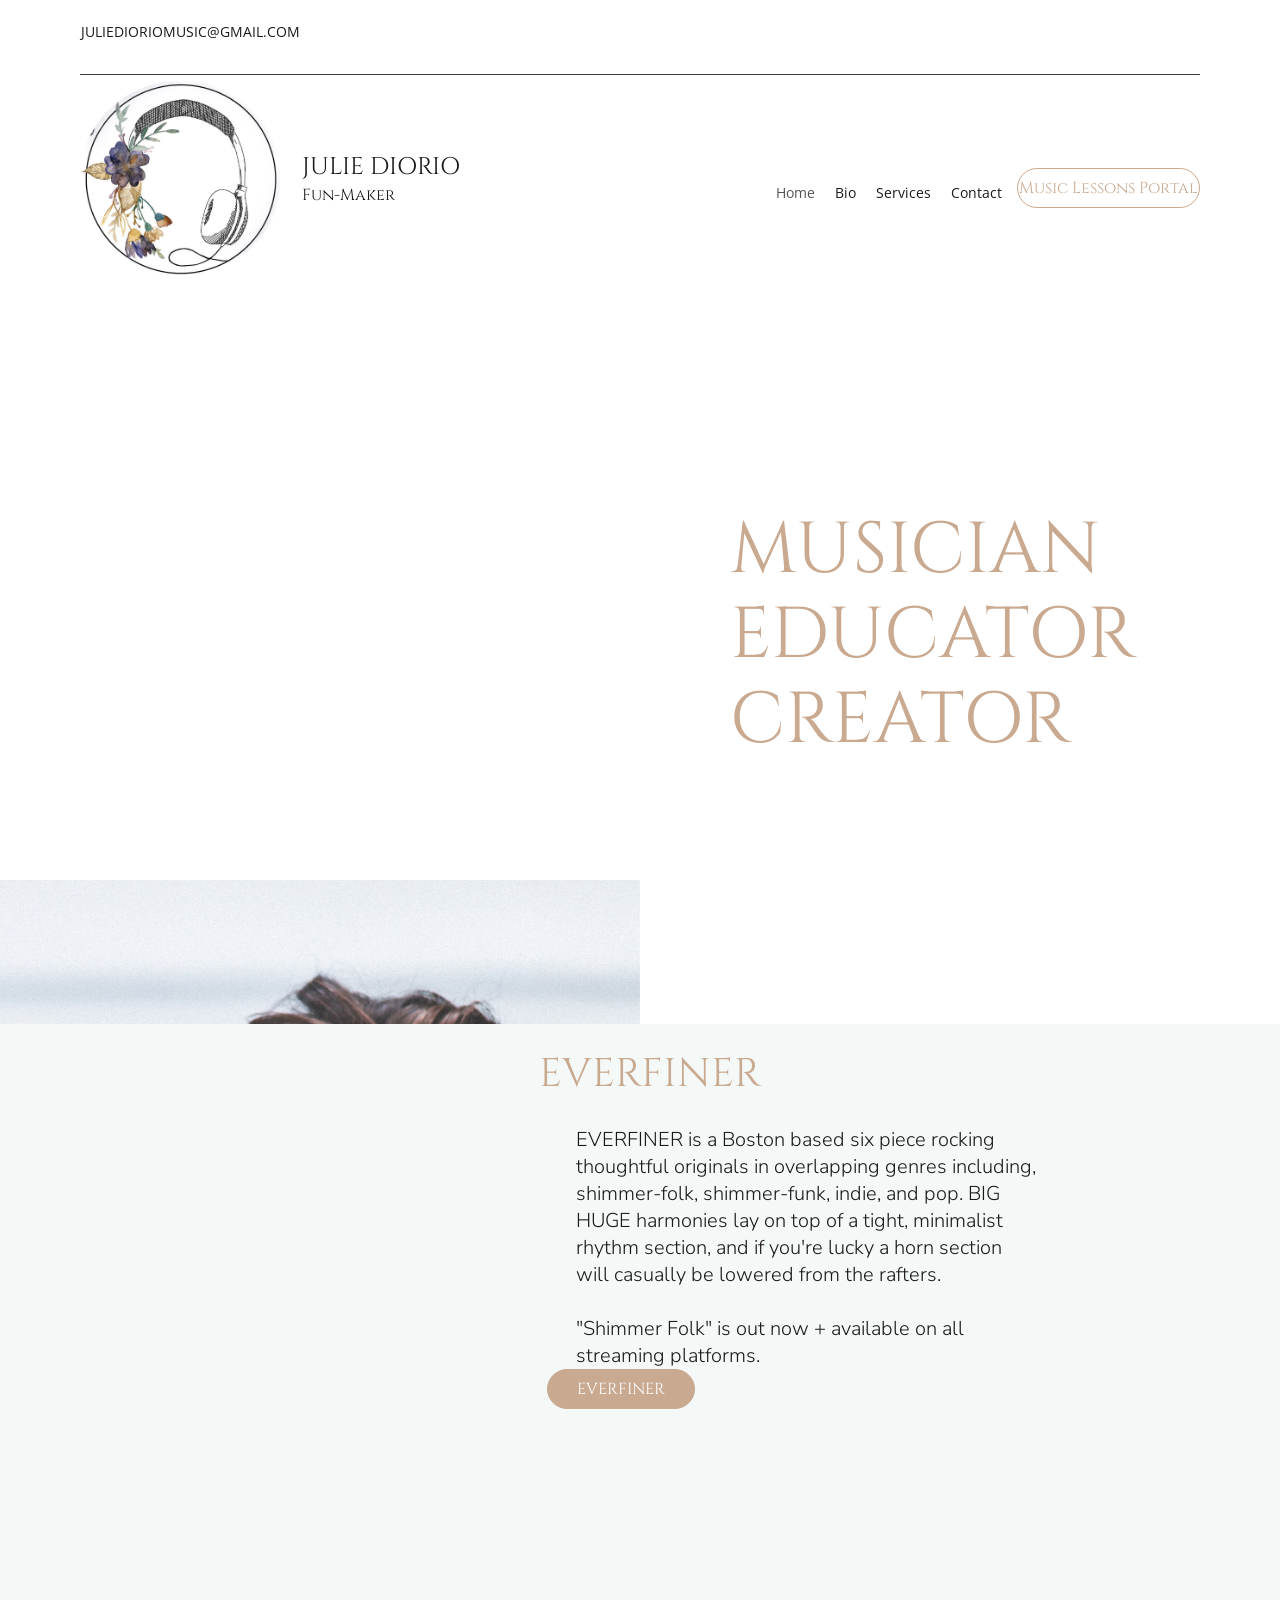
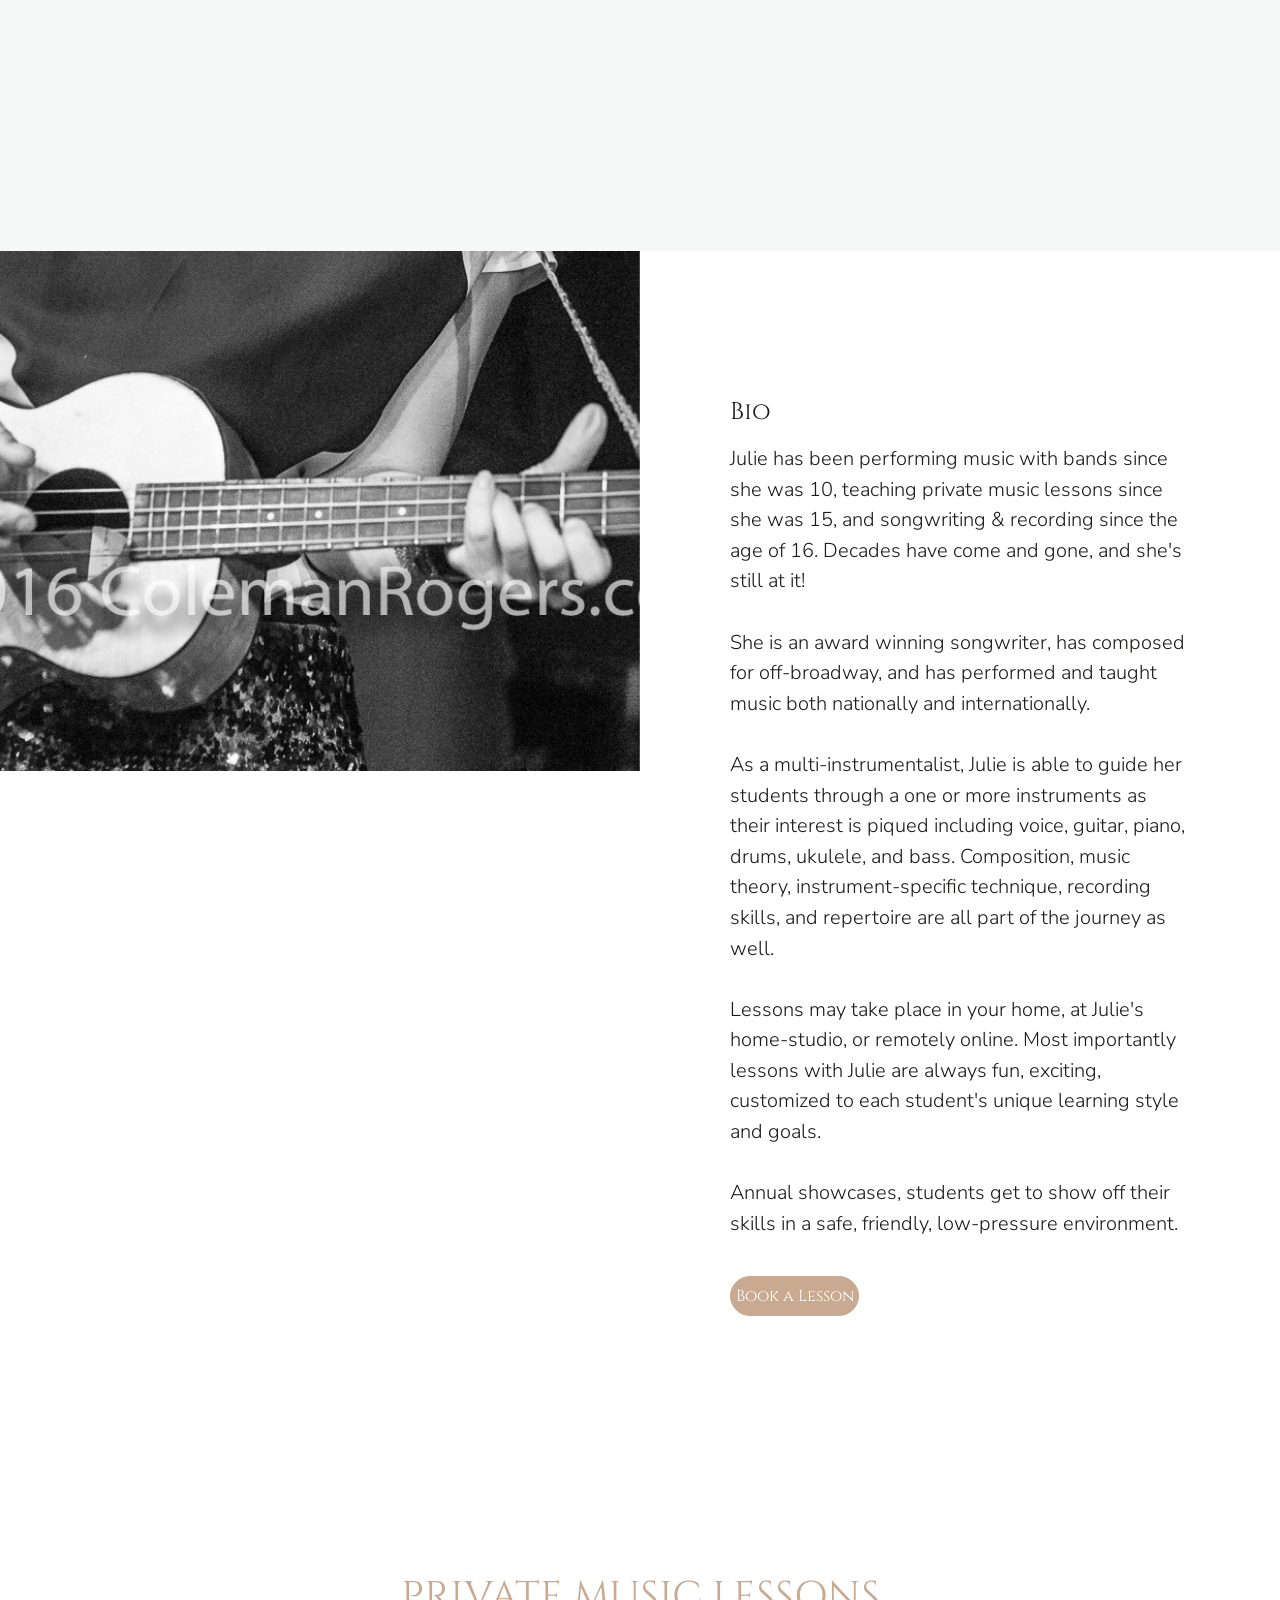
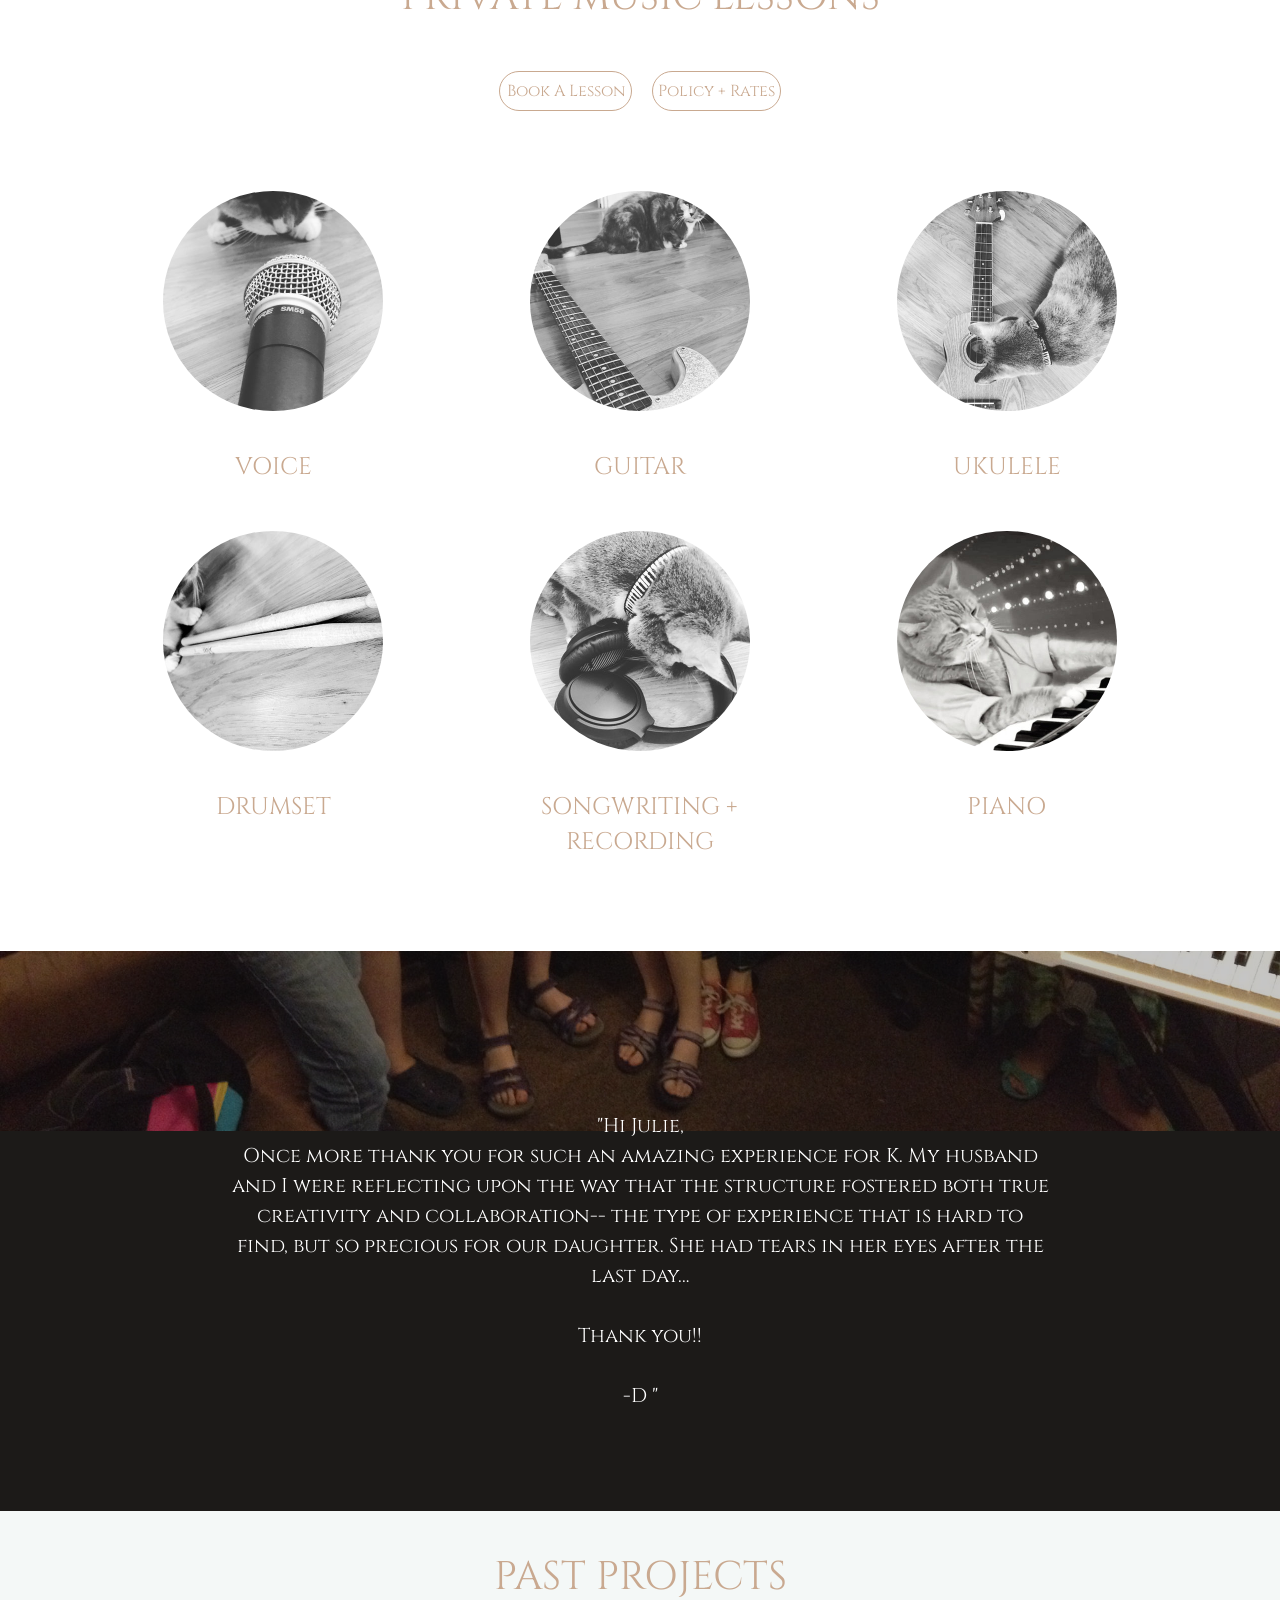
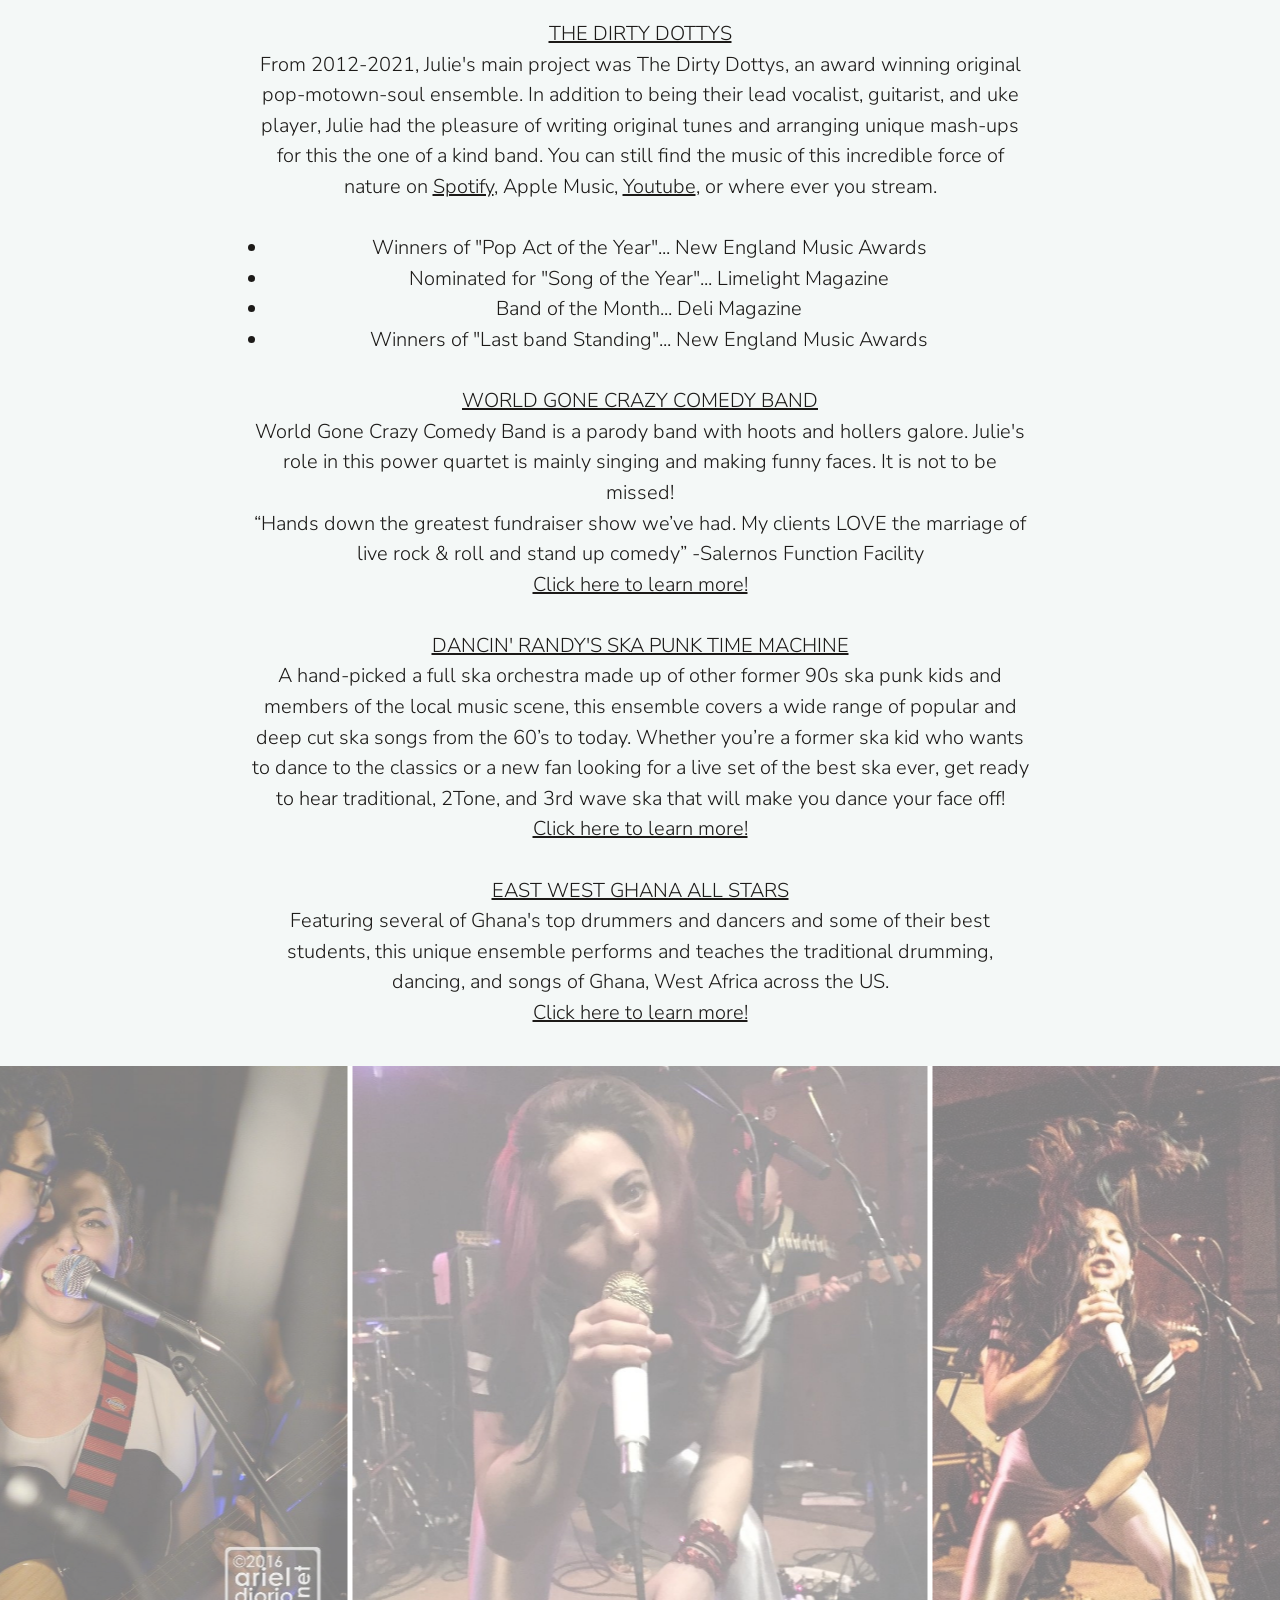
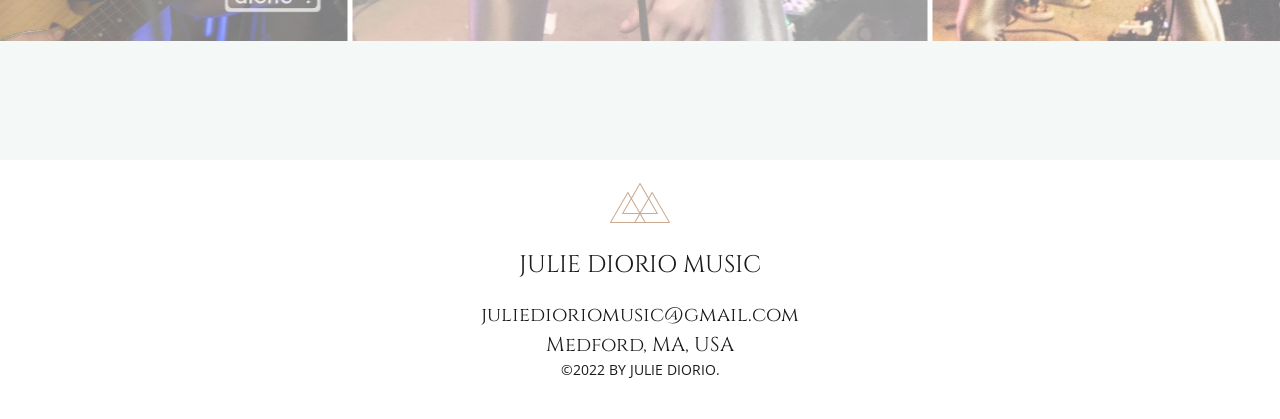
<file: index.html>
<!DOCTYPE html>
<html lang="en">
<head>
<meta charset="utf-8">
<meta name="viewport" content="width=device-width, initial-scale=1">
<title>HOME | Julie DiOrio</title>
<link rel="icon" href="images/logo-headphones.jpg">
<link rel="preconnect" href="https://fonts.googleapis.com">
<link rel="preconnect" href="https://fonts.gstatic.com" crossorigin>
<link href="https://fonts.googleapis.com/css2?family=Cinzel&family=Nunito+Sans:wght@300&family=Open+Sans&display=swap" rel="stylesheet">
<link rel="stylesheet" href="css/style.css?v=13">
</head>
<body>
<header class="site-header">
  <div class="wrap">
    <div class="header-top"><a href="mailto:JULIEDIORIOMUSIC@GMAIL.COM">JULIEDIORIOMUSIC@GMAIL.COM</a></div>
  </div>
  <hr class="header-rule">
  <div class="wrap header-main">
    <a class="brand logo" href="index.html" aria-label="Julie DiOrio — home">
      <img src="images/logo-headphones.jpg" alt="Julie DiOrio logo">
    </a>
    <div class="brand-text">
      <p class="brand-name">JULIE DIORIO</p>
      <p class="brand-tag">Fun-Maker</p>
    </div>
    <nav class="site-nav">
      <a class="nav-link active" href="index.html">Home</a>
      <a class="nav-link" href="#bio">Bio</a>
      <a class="nav-link" href="#services">Services</a>
      <a class="nav-link" href="mailto:juliedioriomusic@gmail.com">Contact</a>
      <a class="btn btn-outline" href="musiclessons.html">Music Lessons Portal</a>
    </nav>
  </div>
</header>
<main>

<section class="hero split">
  <div class="split-media"><div class="px-layer"><img src="images/hero-olivia-deng-34.jpg" alt="Julie DiOrio singing into a microphone"></div></div>
  <div class="split-text">
    <h1>MUSICIAN<br>EDUCATOR<br>CREATOR</h1>
  </div>
</section>

<section class="everfiner">
  <div class="wrap">
    <h2>EVERFINER</h2>
    <div class="everfiner-row">
      <div class="everfiner-embed">
        <iframe src="https://bandcamp.com/EmbeddedPlayer/album=3650409844/size=large/bgcol=ffffff/linkcol=0687f5/tracklist=true/transparent=true/" title="Shimmer Funk by EVERFINER on Bandcamp" seamless><a href="https://everfiner.bandcamp.com/album/shimmer-funk">Shimmer Funk by EVERFINER</a></iframe>
      </div>
      <div class="everfiner-text">
        <p>EVERFINER is a Boston based six piece rocking thoughtful originals in overlapping genres including, shimmer-folk, shimmer-funk, indie, and pop. BIG HUGE harmonies lay on top of a tight, minimalist rhythm section, and if you're lucky a horn section will casually be lowered from the rafters.</p>
        <p>&nbsp;</p>
        <p>"Shimmer Folk" is out now + available on all streaming platforms.</p>
        <a class="btn btn-solid" href="http://www.everfinerband.com" target="_blank" rel="noopener">EVERFINER</a>
      </div>
    </div>
  </div>
</section>

<section class="bio split" id="bio">
  <div class="split-media"><div class="px-layer"><img src="images/bio.jpg" alt="Julie DiOrio on stage, black and white" loading="lazy"></div></div>
  <div class="split-text">
    <h2>Bio</h2>
    <div class="copy">
      <p>Julie has been performing music with bands since she was 10, teaching private music lessons since she was 15, and songwriting &amp; recording since the age of 16. Decades have come and gone, and she's still at it!</p>
      <p>She is an award winning songwriter, has composed for off-broadway, and has performed and taught music both nationally and internationally.</p>
      <p>As a multi-instrumentalist, Julie is able to guide her students through a one or more instruments as their interest is piqued including voice, guitar, piano, drums, ukulele, and bass. Composition, music theory, instrument-specific technique, recording skills, and repertoire are all part of the journey as well.</p>
      <p>Lessons may take place in your home, at Julie's home-studio, or remotely online. Most importantly lessons with Julie are always fun, exciting, customized to each student's unique learning style and goals.</p>
      <p>Annual showcases, students get to show off their skills in a safe, friendly, low-pressure environment.</p>
    </div>
    <a class="btn btn-solid" href="musiclessons.html">Book a Lesson</a>
  </div>
</section>

<section class="lessons" id="services">
  <div class="wrap">
    <h2 class="section-title">PRIVATE MUSIC LESSONS</h2>
    <div class="btn-row">
      <a class="btn btn-outline" href="musiclessons.html" style="width:133px">Book A Lesson</a>
      <a class="btn btn-outline" href="https://docs.google.com/document/d/1_n1DLgmn7exNbMq-j_iOlUNgm5A831BlC2lPoLBPWzE/edit?usp=sharing" target="_blank" rel="noopener">Policy + Rates</a>
    </div>
    <div class="instruments">
      <div class="instrument">
        <img src="images/voice.jpg" alt="Voice" width="220" height="220" loading="lazy">
        <h3>VOICE</h3>
      </div>
      <div class="instrument">
        <img src="images/guitar.jpg" alt="Guitar" width="220" height="220" loading="lazy">
        <h3>GUITAR</h3>
      </div>
      <div class="instrument">
        <img src="images/ukulele.jpg" alt="Ukulele" width="220" height="220" loading="lazy">
        <h3>UKULELE</h3>
      </div>
      <div class="instrument">
        <img src="images/drumset.jpg" alt="Drumset" width="220" height="220" loading="lazy">
        <h3>DRUMSET</h3>
      </div>
      <div class="instrument">
        <img src="images/songwriting.jpg" alt="Songwriting + Recording" width="220" height="220" loading="lazy">
        <h3>SONGWRITING + RECORDING</h3>
      </div>
      <div class="instrument">
        <img src="images/piano.jpg" alt="Piano" width="220" height="220" loading="lazy">
        <h3>PIANO</h3>
      </div>
    </div>
  </div>
</section>

<!-- WORKSHOPS: hidden for now. To bring this section back, delete the word "hidden" from the next line. -->
<section class="band workshops" hidden>
  <h2 class="section-title">Workshops</h2>
  <ul class="workshop-list">
    <li>
      <p><a href="https://open.spotify.com/artist/6repjle1OswxtoyEFZgr1R?si=NlC6Hk9nRgGQ9xbdBZkiRw" target="_blank" rel="noopener">Let's start a band!</a></p>
      <ul><li><p>Strengthen skills on your instrument by playing with others! Let's create our own unique arrangement of a song that exists using harmony, our instruments, and creativity!</p></li></ul>
    </li>
    <li>
      <p>Sound Circle</p>
      <ul><li><p>Anyone can do it! Stretch the brain, listening skills, and connect to everyone around you by creating sounds using only your voice and body percussion. If you can talk, you're a singer; If you can clap, you're a drummer; If you can walk, you're a dancer!</p></li></ul>
    </li>
    <li>
      <p>Song leading</p>
      <ul><li><p>A sing along with a soft teach element</p></li></ul>
    </li>
  </ul>
  <div class="strip">
    <div class="strip-track">
      <div class="strip-slide" data-ratio="1.0000"><img src="images/gallery-01.jpg" alt="" width="960" height="960" draggable="false"></div>
      <div class="strip-slide" data-ratio="0.9985"><img src="images/gallery-02.jpg" alt="Dancin' Randy's Ska Punk Time Machine" width="666" height="667" draggable="false"></div>
      <div class="strip-slide" data-ratio="1.5048" data-href="http://www.dancinrandy.com/"><img src="images/gallery-03.jpg" alt="Dancin' Randy's Ska Punk Time Machine" width="2048" height="1361" draggable="false"></div>
      <div class="strip-slide" data-ratio="1.6968" data-href="http://www.dancinrandy.com/"><img src="images/gallery-04.jpg" alt="Dancin' Randy's Ska Punk Time Machine" width="1500" height="884" draggable="false"></div>
      <div class="strip-slide" data-ratio="1.5004" data-href="https://www.facebook.com/eastwestghana/"><img src="images/gallery-05.jpg" alt="East West Ghana All Stars" width="2048" height="1365" draggable="false"></div>
      <div class="strip-slide" data-ratio="1.5004" data-href="https://www.facebook.com/eastwestghana/"><img src="images/gallery-06.jpg" alt="East West Ghana All Stars" width="2048" height="1365" draggable="false"></div>
      <div class="strip-slide" data-ratio="0.8518" data-href="http://www.thedirtydottys.com"><img src="images/gallery-07.jpg" alt="The Dirty Dottys" width="454" height="533" draggable="false"></div>
      <div class="strip-slide" data-ratio="1.3561" data-href="http://harmonmarino.com/theme-shows/world-gone-crazy-the-comedic-rock-roll-circus/"><img src="images/gallery-08.jpg" alt="World Gone Crazy Comedy Band" width="674" height="497" draggable="false"></div>
      <div class="strip-slide" data-ratio="1.4987" data-href="http://harmonmarino.com/theme-shows/world-gone-crazy-the-comedic-rock-roll-circus/"><img src="images/gallery-09.jpg" alt="World Gone Crazy Comedy Band" width="1178" height="786" draggable="false"></div>
      <div class="strip-slide" data-ratio="1.3333" data-href="http://harmonmarino.com/theme-shows/world-gone-crazy-the-comedic-rock-roll-circus/"><img src="images/gallery-10.jpg" alt="World Gone Crazy Comedy Band" width="1280" height="960" draggable="false"></div>
      <div class="strip-slide" data-ratio="1.0000" data-href="http://www.dancinrandy.com/"><img src="images/gallery-11.jpg" alt="Dancin' Randy's Ska Punk Time Machine" width="960" height="960" draggable="false"></div>
      <div class="strip-slide" data-ratio="1.5000" data-href="http://www.thedirtydottys.com"><img src="images/gallery-12.jpg" alt="The Dirty Dottys" width="1500" height="1000" draggable="false"></div>
    </div>
  </div>
</section>

<section class="quote">
  <div class="quote-media"><div class="px-layer"><img src="images/quote-bg.jpg" alt="" loading="lazy"></div></div>
  <div class="quote-text">
    <p>"Hi Julie,</p>
    <p class="tight">Once more thank you for such an amazing experience for K. My husband and I were reflecting upon the way that the structure fostered both true creativity and collaboration-- the type of experience that is hard to find, but so precious for our daughter. She had tears in her eyes after the last day…</p>
    <p>Thank you!!</p>
    <p>-D "</p>
  </div>
</section>

<section class="band past">
  <h2 class="section-title">PAST PROJECTS</h2>
  <div class="past-copy">
    <p><a class="u" href="https://open.spotify.com/artist/6repjle1OswxtoyEFZgr1R?si=NlC6Hk9nRgGQ9xbdBZkiRw" target="_blank" rel="noopener">THE DIRTY DOTTYS</a></p>
    <p>From 2012-2021, Julie's main project was The Dirty Dottys, an award winning original pop-motown-soul ensemble. In addition to being their lead vocalist, guitarist, and uke player, Julie had the pleasure of writing original tunes and arranging unique mash-ups for this the one of a kind band. You can still find the music of this incredible force of nature on <a class="u" href="https://open.spotify.com/artist/6repjle1OswxtoyEFZgr1R?si=NlC6Hk9nRgGQ9xbdBZkiRw" target="_blank" rel="noopener">Spotify</a>, Apple Music, <a class="u" href="https://www.youtube.com/user/TheDirtyDottys" target="_blank" rel="noopener">Youtube</a>, or where ever you stream.</p>
    <div class="gap"></div>
    <ul>
      <li><a href="http://TheDirtyDottys.bandcamp.com" target="_blank" rel="noopener">Winners of "Pop Act of the Year"... New England Music Awards</a></li>
      <li>Nominated for "Song of the Year"... Limelight Magazine</li>
      <li>Band of the Month... Deli Magazine</li>
      <li>Winners of "Last band Standing"... New England Music Awards</li>
    </ul>
    <div class="gap"></div>
    <p><a class="u" href="http://harmonmarino.com/theme-shows/world-gone-crazy-the-comedic-rock-roll-circus/" target="_blank" rel="noopener">WORLD GONE CRAZY COMEDY BAND</a></p>
    <p>World Gone Crazy Comedy Band is a parody band with hoots and hollers galore. Julie's role in this power quartet is mainly singing and making funny faces. It is not to be missed!</p>
    <p>“Hands down the greatest fundraiser show we’ve had. My clients LOVE the marriage of live rock &amp; roll and stand up comedy” -Salernos Function Facility</p>
    <p><a class="u" href="http://harmonmarino.com/theme-shows/world-gone-crazy-the-comedic-rock-roll-circus/" target="_blank" rel="noopener">Click here to learn more!</a></p>
    <div class="gap"></div>
    <p><a class="u" href="http://www.dancinrandy.com/" target="_blank" rel="noopener">DANCIN' RANDY'S SKA PUNK TIME MACHINE</a></p>
    <p>A hand-picked a full ska orchestra made up of other former 90s ska punk kids and members of the local music scene, this ensemble covers a wide range of popular and deep cut ska songs from the 60’s to today. Whether you’re a former ska kid who wants to dance to the classics or a new fan looking for a live set of the best ska ever, get ready to hear traditional, 2Tone, and 3rd wave ska that will make you dance your face off!</p>
    <p><a class="u" href="http://dancinrandy.com" target="_blank" rel="noopener">Click here to learn more!</a></p>
    <div class="gap"></div>
    <p><a class="u" href="https://www.facebook.com/eastwestghana/" target="_blank" rel="noopener">EAST WEST GHANA ALL STARS</a></p>
    <p>Featuring several of Ghana's top drummers and dancers and some of their best students, this unique ensemble performs and teaches the traditional drumming, dancing, and songs of Ghana, West Africa across the US.</p>
    <p><a class="u" href="https://www.facebook.com/eastwestghana/" target="_blank" rel="noopener">Click here to learn more!</a></p>
  </div>
  <div class="strip">
    <div class="strip-track">
      <div class="strip-slide" data-ratio="1.0000"><img src="images/gallery-01.jpg" alt="" width="960" height="960" draggable="false"></div>
      <div class="strip-slide" data-ratio="0.9985"><img src="images/gallery-02.jpg" alt="Dancin' Randy's Ska Punk Time Machine" width="666" height="667" draggable="false"></div>
      <div class="strip-slide" data-ratio="1.5048" data-href="http://www.dancinrandy.com/"><img src="images/gallery-03.jpg" alt="Dancin' Randy's Ska Punk Time Machine" width="2048" height="1361" draggable="false"></div>
      <div class="strip-slide" data-ratio="1.6968" data-href="http://www.dancinrandy.com/"><img src="images/gallery-04.jpg" alt="Dancin' Randy's Ska Punk Time Machine" width="1500" height="884" draggable="false"></div>
      <div class="strip-slide" data-ratio="1.5004" data-href="https://www.facebook.com/eastwestghana/"><img src="images/gallery-05.jpg" alt="East West Ghana All Stars" width="2048" height="1365" draggable="false"></div>
      <div class="strip-slide" data-ratio="1.5004" data-href="https://www.facebook.com/eastwestghana/"><img src="images/gallery-06.jpg" alt="East West Ghana All Stars" width="2048" height="1365" draggable="false"></div>
      <div class="strip-slide" data-ratio="0.8518" data-href="http://www.thedirtydottys.com"><img src="images/gallery-07.jpg" alt="The Dirty Dottys" width="454" height="533" draggable="false"></div>
      <div class="strip-slide" data-ratio="1.3561" data-href="http://harmonmarino.com/theme-shows/world-gone-crazy-the-comedic-rock-roll-circus/"><img src="images/gallery-08.jpg" alt="World Gone Crazy Comedy Band" width="674" height="497" draggable="false"></div>
      <div class="strip-slide" data-ratio="1.4987" data-href="http://harmonmarino.com/theme-shows/world-gone-crazy-the-comedic-rock-roll-circus/"><img src="images/gallery-09.jpg" alt="World Gone Crazy Comedy Band" width="1178" height="786" draggable="false"></div>
      <div class="strip-slide" data-ratio="1.3333" data-href="http://harmonmarino.com/theme-shows/world-gone-crazy-the-comedic-rock-roll-circus/"><img src="images/gallery-10.jpg" alt="World Gone Crazy Comedy Band" width="1280" height="960" draggable="false"></div>
      <div class="strip-slide" data-ratio="1.0000" data-href="http://www.dancinrandy.com/"><img src="images/gallery-11.jpg" alt="Dancin' Randy's Ska Punk Time Machine" width="960" height="960" draggable="false"></div>
      <div class="strip-slide" data-ratio="1.5000" data-href="http://www.thedirtydottys.com"><img src="images/gallery-12.jpg" alt="The Dirty Dottys" width="1500" height="1000" draggable="false"></div>
    </div>
  </div>
</section>

</main>
<footer class="site-footer">
  <svg viewBox="18.15 29.15 163.699 109.35" role="presentation" aria-hidden="true"><path d="M181.57 136.264l-23.605-40.857-23.679-41.006a1.394 1.394 0 0 0-2.412 0l-8.249 14.291-22.431-38.846a1.385 1.385 0 0 0-1.202-.696c-.496 0-.957.262-1.211.696l-22.43 38.83-8.24-14.275a1.396 1.396 0 0 0-2.413 0L42.001 95.407l-23.669 41.001a1.428 1.428 0 0 0 0 1.396 1.400 1.400 0 0 0 1.211.696H180.45a1.398 1.398 0 0 0 1.12-2.236zm-83.905-25.111H55.038L76.352 74.24l21.313 36.913zm25.962-36.891l21.327 36.891h-42.637l8.298-14.355 13.012-22.536zM99.992 33.323l22.026 38.153-13.813 23.93-8.216 14.214-22.031-38.16 22.034-38.137zM44.414 96.798l22.495-38.915 7.837 13.573-23.33 40.398a1.362 1.362 0 0 0 0 1.387c.253.434.713.700 1.211.700h44.865l-12.585 21.772H21.945l22.469-38.915zm43.707 38.915L99.99 115.18l11.854 20.532H88.121zm26.928 0l-12.568-21.772h44.886c.776 0 1.400-.624 1.400-1.396 0-.316-.108-.605-.289-.845l-23.244-40.221 7.850-13.596 22.468 38.915 22.477 38.914h-62.98z"/></svg>
  <p class="footer-title">JULIE DIORIO MUSIC</p>
  <p class="footer-line"><a href="mailto:juliedioriomusic@gmail.com">juliedioriomusic@gmail.com</a></p>
  <p class="footer-line">Medford, MA, USA</p>
  <p class="footer-copy">©2022 BY JULIE DIORIO.</p>
</footer>
<script src="js/site.js?v=13"></script>
</body>
</html>
</file>
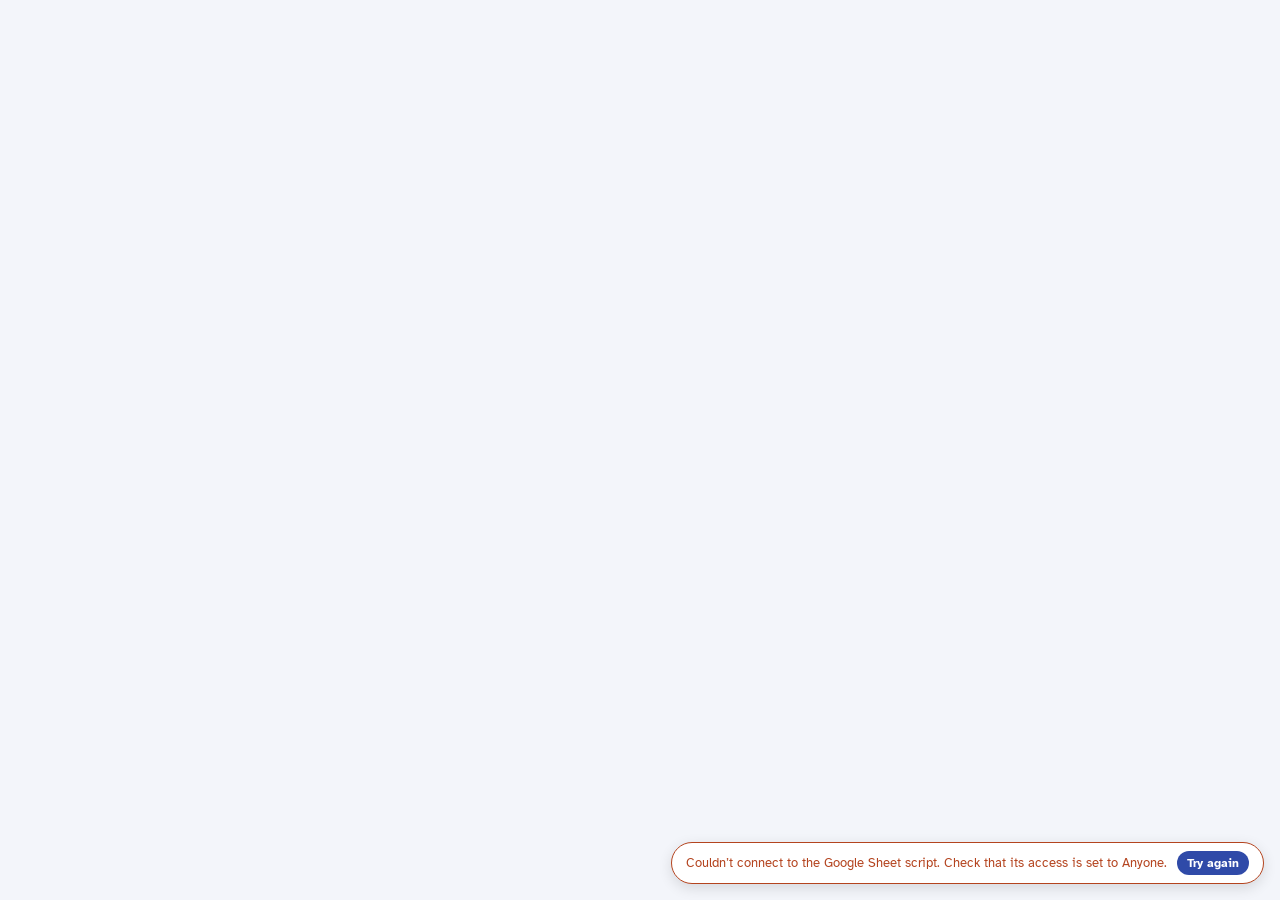
<file: betcsongs.html>
<!doctype html>
<html lang="en">
<head>
<meta name="robots" content="noindex, nofollow">
<meta charset="utf-8">
<meta name="viewport" content="width=device-width,initial-scale=1,viewport-fit=cover">
<meta name="robots" content="noindex,nofollow">
<title>BETC Songleading 2026–27</title>
<link rel="stylesheet" href="https://fonts.googleapis.com/css2?family=Bricolage+Grotesque:opsz,wght@12..96,500;12..96,700&family=Atkinson+Hyperlegible:wght@400;700&display=swap">
<style>
:root{
  --bg:#F3F5FA; --surface:#FFFFFF; --ink:#1B2240; --muted:#5D6585; --line:#DCE1ED;
  --accent:#2F4AA8; --honey:#E3A62A; --on-honey:#2A1E00; --done:#2E8A5A; --done-bg:#EAF5EF; --field:#F6F8FC; --warn:#B4441F;
  --display:'Bricolage Grotesque','Avenir Next','Segoe UI',system-ui,sans-serif;
  --body:'Atkinson Hyperlegible',system-ui,-apple-system,'Segoe UI',sans-serif;
  color-scheme:light;
}
@media (prefers-color-scheme: dark){:root{
  --bg:#0F1328; --surface:#171D37; --ink:#E7EAF6; --muted:#9AA2C3; --line:#2A3256;
  --accent:#93A8FF; --honey:#F2BE4A; --done:#5CC48C; --done-bg:#16302A; --field:#1D2442; --warn:#FF9A73; color-scheme:dark}}
*{box-sizing:border-box}
[hidden]{display:none!important}
body{margin:0;background:var(--bg);color:var(--ink);font-family:var(--body);font-size:15px;line-height:1.45}
.wrap{max-width:1120px;margin:0 auto;padding-inline:16px;padding-block:28px 80px;display:flex;flex-direction:column;gap:20px}
header{display:flex;flex-wrap:wrap;align-items:flex-end;justify-content:space-between;gap:16px}
.eyebrow{font-size:12px;letter-spacing:.08em;text-transform:uppercase;color:var(--muted);font-weight:700}
h1{font-family:var(--display);font-weight:700;font-size:clamp(26px,4vw,36px);line-height:1.1;margin:4px 0 0}
.stats{display:flex;flex-wrap:wrap;gap:8px}
.stat{background:var(--surface);border:1px solid var(--line);border-radius:999px;padding:6px 12px;font-size:13px;color:var(--muted);font-variant-numeric:tabular-nums}
.stat b{color:var(--ink)}
.legend{display:flex;flex-wrap:wrap;gap:16px;font-size:13px;color:var(--muted);align-items:center}
.legend span{display:inline-flex;align-items:center;gap:6px}
.notice{background:var(--surface);border:1px solid var(--line);border-left:4px solid var(--warn);border-radius:8px;padding:10px 14px;font-size:14px}
.list{display:flex;flex-direction:column;gap:12px}
.session{display:grid;grid-template-columns:11rem 1fr;gap:16px;background:var(--surface);border:1px solid var(--line);border-radius:12px;padding:16px}
.session.done{background:var(--done-bg);border-color:transparent}
.when{display:flex;gap:12px;align-items:flex-start}
.groups{display:grid;grid-template-columns:1fr 1fr;gap:16px;min-width:0}
.session.collapsed .groups{display:none}
.head{display:flex;flex-direction:column;gap:2px;flex:1;min-width:0;background:none;border:0;padding:0;margin:0;font:inherit;color:inherit;text-align:left;cursor:pointer}
.head-top{display:flex;align-items:center;gap:6px}
.chev{width:16px;height:16px;color:var(--muted);flex:none;transition:transform .15s}
.session.collapsed .chev{transform:rotate(-90deg)}
.hol{display:flex;flex-direction:column;gap:4px;align-items:flex-start;margin-top:4px;font-size:12px;color:var(--muted)}
.hol b{font-size:11px;letter-spacing:.06em;text-transform:uppercase;color:var(--ink)}
.hol .h{display:inline-block;border-radius:6px;padding:3px 8px;line-height:1.3;background:var(--field);border:1px solid var(--line);color:var(--ink);font-size:12px}
.hol .h i{display:block;font-style:normal;color:var(--muted);font-size:11px}
.hol .h.past{background:transparent;color:var(--muted)}
.hol .h.now{border-color:var(--honey)}
.sum{display:none;font-size:13px;color:var(--muted)}
.session.collapsed .sum{display:block}
.tools{display:flex;flex-wrap:wrap;gap:12px;align-items:center;justify-content:space-between}
.link{background:none;border:0;padding:4px 0;font:700 13px var(--body);color:var(--accent);cursor:pointer}
.date{display:block;font-family:var(--display);font-weight:700;font-size:19px;line-height:1.15}
.dow{font-size:13px;color:var(--muted);display:flex;gap:6px;align-items:center;flex-wrap:wrap}
.next{font-size:11px;letter-spacing:.06em;text-transform:uppercase;font-weight:700;color:var(--accent);border:1px solid currentColor;border-radius:999px;padding:1px 7px}
.check{flex:none;width:30px;height:30px;border-radius:8px;border:2px solid var(--line);background:var(--surface);color:transparent;display:grid;place-items:center;cursor:pointer;padding:0}
.check:hover{border-color:var(--done)}
.check[aria-pressed="true"]{background:var(--done);border-color:var(--done);color:var(--surface)}
.check svg{width:18px;height:18px}
.grp{min-width:0;display:flex;flex-direction:column;gap:8px}
.grp-label{font-size:12px;letter-spacing:.07em;text-transform:uppercase;font-weight:700;color:var(--accent)}
.songs{list-style:none;margin:0;padding:0;display:flex;flex-direction:column;gap:6px}
.songs li{display:flex;align-items:center;gap:8px}
.n{width:1.1em;text-align:right;font-size:12px;color:var(--muted);font-variant-numeric:tabular-nums;flex:none}
.songs input{flex:1;min-width:0;font:inherit;color:var(--ink);background:var(--field);border:1px solid transparent;border-radius:7px;padding:6px 9px}
.session.done .songs input{background:var(--surface)}
.songs input::placeholder{color:var(--muted);opacity:.55}
.songs input:focus{outline:none;border-color:var(--accent);background:var(--surface)}
.penny{flex:none;height:28px;min-width:28px;border-radius:999px;border:1.5px solid var(--line);background:transparent;color:var(--muted);font:700 12px/1 var(--body);cursor:pointer;padding:0 8px}
.penny:hover{border-color:var(--honey);color:var(--ink)}
.penny[aria-pressed="true"]{background:var(--honey);border-color:var(--honey);color:var(--on-honey)}
.penny .full{display:none}
.penny[aria-pressed="true"] .full{display:inline}
.penny[aria-pressed="true"] .short{display:none}
.julie{flex:none;height:28px;min-width:28px;border-radius:999px;border:1.5px solid var(--line);background:transparent;color:var(--muted);font:700 12px/1 var(--body);cursor:pointer;padding:0 8px}
.julie:hover{border-color:var(--accent);color:var(--ink)}
.julie[aria-pressed="true"]{background:var(--accent);border-color:var(--accent);color:var(--surface)}
.julie .full{display:none}
.julie[aria-pressed="true"] .full{display:inline}
.julie[aria-pressed="true"] .short{display:none}
.chip-j{display:inline-grid;place-items:center;height:22px;padding:0 8px;border-radius:999px;background:var(--accent);color:var(--surface);font-weight:700;font-size:11px}
.chip-p{display:inline-grid;place-items:center;height:22px;padding:0 8px;border-radius:999px;background:var(--honey);color:var(--on-honey);font-weight:700;font-size:11px}
.chip-c{display:inline-grid;place-items:center;width:20px;height:20px;border-radius:6px;background:var(--done);color:var(--surface)}
.chip-c svg{width:13px;height:13px}
button:focus-visible{outline:2px solid var(--accent);outline-offset:2px}
.status{position:fixed;right:16px;bottom:calc(16px + env(safe-area-inset-bottom,0px));background:var(--surface);border:1px solid var(--line);border-radius:999px;padding:8px 14px;font-size:13px;color:var(--muted);box-shadow:0 4px 14px rgba(0,0,0,.12);display:flex;gap:10px;align-items:center}
.status.err{color:var(--warn);border-color:var(--warn)}
.btn{font:700 14px var(--body);background:var(--accent);color:var(--surface);border:0;border-radius:8px;padding:9px 16px;cursor:pointer}
.btn.small{font-size:12px;padding:5px 10px;border-radius:999px}
.ro .songs input,.ro .check,.ro .penny,.ro .julie{pointer-events:none}
@media (max-width:860px){.session{grid-template-columns:1fr}.songs input{font-size:16px}}
@media (max-width:640px){.wrap{padding-block:16px 70px;gap:14px}.groups{grid-template-columns:1fr}.session{padding:12px;gap:12px}.session.collapsed{gap:0}h1{font-size:24px}.stat{font-size:12px;padding:4px 10px}}
@media (prefers-reduced-motion:no-preference){.check,.penny,.songs input{transition:background-color .15s,border-color .15s,color .15s}}
</style>
</head>
<body>
<main id="root" class="wrap"></main>
<div class="status" id="status" hidden></div>

<script>
/* ================== SETUP ==================
   Paste your Google Apps Script web app URL between the quotes.
   Leave it empty and the page still works, but saves only in the
   browser you're using (Penny wouldn't see your changes). */
var SCRIPT_URL = 'https://script.google.com/macros/s/AKfycbylQFedYNmlGDg3NZPVPRP6OCjzomnx1AxSzo-F63T0qgsmZkwin9uvgmzJducw8fw/exec';
/* =========================================== */

(function(){
  var SEED = {"dates":[
    {"label":"October 4","iso":"2026-10-04","done":false,"a":[{"t":"Apples + Honey","p":true},{"t":"Shofar Blast","p":true},{"t":"Garden Song","p":true},{"t":"Tree of Life?","p":false}],"b":[{"t":"Sweet As Honey","p":true},{"t":"Rabbi Ben Bag Bag","p":false},{"t":"Hineini","p":false},{"t":"Build a Sukkah","p":false}]},
    {"label":"October 18","iso":"2026-10-18","done":false,"a":[],"b":[]},
    {"label":"November 1","iso":"2026-11-01","done":false,"a":[],"b":[]},
    {"label":"November 22","iso":"2026-11-22","done":false,"a":[],"b":[]},
    {"label":"December 6","iso":"2026-12-06","done":false,"a":[],"b":[]},
    {"label":"December 13","iso":"2026-12-13","done":false,"a":[],"b":[]},
    {"label":"January 10","iso":"2027-01-10","done":false,"a":[],"b":[]},
    {"label":"January 31","iso":"2027-01-31","done":false,"a":[],"b":[]},
    {"label":"March 7","iso":"2027-03-07","done":false,"a":[],"b":[]},
    {"label":"March 14","iso":"2027-03-14","done":false,"a":[],"b":[]},
    {"label":"April 4","iso":"2027-04-04","done":false,"a":[],"b":[]},
    {"label":"May 2","iso":"2027-05-02","done":false,"a":[],"b":[]},
    {"label":"May 9","iso":"2027-05-09","done":false,"a":[],"b":[]}
  ]};
  var GROUPS = [{k:'a', name:'Rishonim · K–2'}, {k:'b', name:'3rd + 4th · 5th + 6th'}];
  var SLOTS = 5;
  // Holidays (start/end inclusive). A holiday shows on any session within 3 weeks of it, before or after.
  var HOLIDAYS = [
    {name:'Rosh Hashanah', start:'2026-09-11', end:'2026-09-13', label:'Sept 11–13'},
    {name:'Yom Kippur', start:'2026-09-20', end:'2026-09-21', label:'Sept 20–21'},
    {name:'Sukkot', start:'2026-09-25', end:'2026-10-02', label:'Sept 25–Oct 2'},
    {name:'Shemini Atzeret / Simchat Torah', start:'2026-10-02', end:'2026-10-04', label:'Oct 2–4'},
    {name:'Chanukah', start:'2026-12-04', end:'2026-12-12', label:'Dec 4–12'},
    {name:'Tu BiShvat', start:'2027-01-22', end:'2027-01-23', label:'Jan 22–23'},
    {name:'Purim', start:'2027-03-22', end:'2027-03-23', label:'Mar 22–23'},
    {name:'Passover', start:'2027-04-21', end:'2027-04-29', label:'Apr 21–29'},
    {name:'Yom HaAtzmaut', start:'2027-05-11', end:'2027-05-12', label:'May 11–12'}
  ];
  var WINDOW_DAYS = 21;
  function dayNum(iso){ return Math.round(Date.parse(iso + 'T12:00:00Z') / 86400000); }
  function holidaysFor(i, dates){
    var day = dayNum(dates[i].iso);
    return HOLIDAYS.filter(function(h){
      return dayNum(h.end) >= day - WINDOW_DAYS && dayNum(h.start) <= day + WINDOW_DAYS;
    }).map(function(h){
      var when = dayNum(h.end) < day ? 'past' : (dayNum(h.start) > day ? 'upcoming' : 'now');
      return {name:h.name, label:h.label, when:when};
    });
  }
  var CHECK = '<svg viewBox="0 0 24 24" fill="none" stroke="currentColor" stroke-width="3.2" stroke-linecap="round" stroke-linejoin="round" aria-hidden="true"><path d="M5 12.5l4.5 4.5L19 7.5"/></svg>';
  var LOCAL_KEY = 'betc-songleading-data';
  var CLOUD = !!SCRIPT_URL;

  var root = document.getElementById('root');
  var statusEl = document.getElementById('status');
  var state = null, version = 0, pass = 'change-me'; // matches PASSCODE in the Apps Script
  var dirty = false, saving = false, blocked = false, timer = null;
  var collapsed = null; // per view only, never saved
  var CHEV = '<svg class="chev" viewBox="0 0 24 24" fill="none" stroke="currentColor" stroke-width="2.5" stroke-linecap="round" stroke-linejoin="round" aria-hidden="true"><path d="M6 9l6 6 6-6"/></svg>';

  function store(k, v){ try { if (v === undefined) return localStorage.getItem(k); if (v === null) localStorage.removeItem(k); else localStorage.setItem(k, v); } catch (e) { return null; } }
  function esc(s){ return String(s).replace(/[&<>"]/g, function(c){ return {'&':'&amp;','<':'&lt;','>':'&gt;','"':'&quot;'}[c]; }); }
  function dow(iso){ var d = new Date(iso + 'T12:00:00'); return d.toLocaleDateString('en-US', {weekday:'long'}) + ' · ' + d.getFullYear(); }
  function normalize(s){
    s = JSON.parse(JSON.stringify(s));
    s.dates.forEach(function(d){ GROUPS.forEach(function(g){
      var arr = d[g.k] || []; while (arr.length < SLOTS) arr.push({t:'', p:false}); d[g.k] = arr.slice(0, SLOTS);
    }); });
    return s;
  }
  function showStatus(text, isErr, actionLabel, action){
    statusEl.hidden = !text;
    statusEl.className = 'status' + (isErr ? ' err' : '');
    statusEl.innerHTML = '<span>' + esc(text || '') + '</span>';
    if (actionLabel){
      var b = document.createElement('button'); b.type = 'button'; b.className = 'btn small'; b.textContent = actionLabel;
      b.onclick = action; statusEl.appendChild(b);
    }
  }

  function api(body){
    body.pass = pass;
    return fetch(SCRIPT_URL, {method:'POST', headers:{'Content-Type':'text/plain;charset=utf-8'}, body:JSON.stringify(body)})
      .then(function(r){ return r.json(); });
  }

  function loadCloud(){
    showStatus('Loading…');
    api({action:'load'}).then(function(res){
      if (!res.ok && res.error === 'bad_pass'){ showStatus('The Google Sheet script rejected the page. Make sure PASSCODE in the script is still change-me.', true); return; }
      if (!res.ok) throw new Error(res.error || 'load failed');
      version = res.version || 0;
      state = normalize(res.state || SEED);
      dirty = false; blocked = false;
      render(); showStatus('');
    }).catch(function(){
      showStatus('Couldn’t connect to the Google Sheet script. Check that its access is set to Anyone.', true, 'Try again', function(){ loadCloud(); });
    });
  }

  /* ---------- planner ---------- */
  function render(){
    var h = '';
    h += '<header><div><div class="eyebrow">Songleading · 2026–27 school year</div><h1>BETC Song Plans</h1></div><div class="stats" id="stats"></div></header>';
    if (!CLOUD) h += '<div class="notice">Changes are saved in this browser only. Connect the Google Sheet (see the setup line at the top of this file) so you and Penny share one copy.</div>';
    h += '<div class="tools"><div class="legend"><span><span class="chip-c">' + CHECK + '</span>Session happened</span><span><span class="chip-p">Penny</span>Penny leads this song</span><span><span class="chip-j">Julie</span>You lead this song</span></div><div><button type="button" class="link" data-all="open">Expand all</button> · <button type="button" class="link" data-all="close">Collapse all</button></div></div>';
    h += '<datalist id="songlist"></datalist><div class="list">';
    if (!collapsed){
      var narrow = window.matchMedia && window.matchMedia('(max-width: 640px)').matches;
      var nx = state.dates.findIndex(function(d){ return !d.done; });
      collapsed = state.dates.map(function(d, i){ return narrow && i !== nx; });
    }
    state.dates.forEach(function(d, i){
      h += '<section class="session' + (d.done ? ' done' : '') + (collapsed[i] ? ' collapsed' : '') + '" id="sess-' + i + '">';
      h += '<div class="when"><button type="button" class="check" data-i="' + i + '" aria-pressed="' + !!d.done + '" aria-label="Mark ' + esc(d.label) + ' as happened">' + CHECK + '</button>';
      h += '<button type="button" class="head" data-toggle="' + i + '" aria-expanded="' + !collapsed[i] + '"><span class="head-top"><span class="date">' + esc(d.label) + '</span>' + CHEV + '</span><span class="dow"><span>' + dow(d.iso) + '</span><span class="next" id="next-' + i + '" hidden>Next up</span></span>' + (function(){ var hs = holidaysFor(i, state.dates); return hs.length ? '<span class="hol"><b>Relevant holidays</b>' + hs.map(function(h){ return '<span class="h ' + h.when + '">' + esc(h.name) + ' · ' + h.label + '<i>' + (h.when === 'past' ? 'just passed' : h.when === 'now' ? 'happening now' : 'coming up') + '</i></span>'; }).join('') + '</span>' : ''; })() + '<span class="sum" id="sum-' + i + '"></span></button></div><div class="groups">';
      GROUPS.forEach(function(g){
        h += '<div class="grp"><div class="grp-label">' + g.name + '</div><ol class="songs">';
        d[g.k].forEach(function(s, j){
          var id = i + '-' + g.k + '-' + j;
          h += '<li><span class="n">' + (j + 1) + '</span>';
          h += '<input id="s-' + id + '" data-i="' + i + '" data-g="' + g.k + '" data-j="' + j + '" list="songlist" autocomplete="off" placeholder="Song" aria-label="' + esc(d.label) + ', ' + g.name + ', song ' + (j + 1) + '" value="' + esc(s.t) + '">';
          h += '<button type="button" class="penny" data-i="' + i + '" data-g="' + g.k + '" data-j="' + j + '" aria-pressed="' + !!s.p + '" title="Penny leads this song" aria-label="Penny leads song ' + (j + 1) + '"><span class="short">P</span><span class="full">Penny</span></button>';
          h += '<button type="button" class="julie" data-i="' + i + '" data-g="' + g.k + '" data-j="' + j + '" aria-pressed="' + !!s.j + '" title="Julie leads this song" aria-label="Julie leads song ' + (j + 1) + '"><span class="short">J</span><span class="full">Julie</span></button></li>';
        });
        h += '</ol></div>';
      });
      h += '</div></section>';
    });
    h += '</div>';
    root.innerHTML = h;
    root.classList.remove('ro');
    refresh();
  }

  function refresh(){
    var done = 0, songs = 0, penny = 0, julie = 0, titles = {};
    state.dates.forEach(function(d){
      if (d.done) done++;
      GROUPS.forEach(function(g){ d[g.k].forEach(function(s){ var t = (s.t || '').trim(); if (t){ songs++; titles[t.toLowerCase()] = t; if (s.p) penny++; if (s.j) julie++; } }); });
    });
    document.getElementById('stats').innerHTML =
      '<span class="stat"><b>' + done + '</b> of ' + state.dates.length + ' sessions done</span>' +
      '<span class="stat"><b>' + songs + '</b> songs planned</span>' +
      '<span class="stat"><b>' + penny + '</b> led by Penny</span>' +
      '<span class="stat"><b>' + julie + '</b> led by you</span>';
    var nextIdx = state.dates.findIndex(function(d){ return !d.done; });
    state.dates.forEach(function(d, i){
      document.getElementById('next-' + i).hidden = i !== nextIdx;
      var ca = d.a.filter(function(s){ return (s.t || '').trim(); }).length;
      var cb = d.b.filter(function(s){ return (s.t || '').trim(); }).length;
      var cp = d.a.concat(d.b).filter(function(s){ return (s.t || '').trim() && s.p; }).length;
      var cj = d.a.concat(d.b).filter(function(s){ return (s.t || '').trim() && s.j; }).length;
      document.getElementById('sum-' + i).textContent = (ca + cb) ? ('K–2: ' + ca + ' · 3–6: ' + cb + (cp ? ' · Penny: ' + cp : '') + (cj ? ' · Julie: ' + cj : '')) : 'No songs yet';
    });
    document.getElementById('songlist').innerHTML = Object.keys(titles).sort().map(function(k){ return '<option value="' + esc(titles[k]) + '">'; }).join('');
  }

  function changed(){
    if (blocked) return;
    dirty = true;
    showStatus('Unsaved changes…');
    clearTimeout(timer);
    timer = setTimeout(save, 1200);
  }

  function save(){
    if (!dirty || blocked) return;
    if (!CLOUD){
      store(LOCAL_KEY, JSON.stringify(state)); dirty = false; showStatus('Saved in this browser');
      setTimeout(function(){ if (!dirty) showStatus(''); }, 1800); return;
    }
    if (saving){ clearTimeout(timer); timer = setTimeout(save, 800); return; }
    saving = true; dirty = false; showStatus('Saving…');
    api({action:'save', baseVersion:version, state:state}).then(function(res){
      saving = false;
      if (res.ok){ version = res.version; if (dirty) { timer = setTimeout(save, 400); return; } showStatus('Saved'); setTimeout(function(){ if (!dirty && !saving) showStatus(''); }, 1800); return; }
      if (res.error === 'stale'){
        blocked = true; root.classList.add('ro');
        showStatus('Penny (or another device) saved changes since you opened this. Load the latest, then redo your last edit.', true, 'Load latest', function(){ loadCloud(); });
        return;
      }
      if (res.error === 'bad_pass'){ showStatus('The Google Sheet script rejected the save. Make sure PASSCODE in the script is still change-me.', true); return; }
      throw new Error(res.error);
    }).catch(function(){
      saving = false; dirty = true;
      showStatus('That save didn’t reach the Google Sheet script. Try again in a moment.', true, 'Try again', save);
    });
  }

  root.addEventListener('click', function(e){
    var b = e.target.closest('button');
    if (!b || !state) return;
    if (b.dataset.toggle !== undefined){
      var t = +b.dataset.toggle; collapsed[t] = !collapsed[t];
      document.getElementById('sess-' + t).classList.toggle('collapsed', collapsed[t]);
      b.setAttribute('aria-expanded', !collapsed[t]); return;
    }
    if (b.dataset.all){
      var close = b.dataset.all === 'close';
      state.dates.forEach(function(d, k){
        collapsed[k] = close;
        document.getElementById('sess-' + k).classList.toggle('collapsed', close);
        document.querySelector('[data-toggle="' + k + '"]').setAttribute('aria-expanded', !close);
      });
      return;
    }
    if (blocked || !b.dataset.i) return;
    var i = +b.dataset.i;
    if (b.classList.contains('check')){
      var d = state.dates[i]; d.done = !d.done;
      b.setAttribute('aria-pressed', d.done);
      document.getElementById('sess-' + i).classList.toggle('done', d.done);
    } else if (b.classList.contains('penny')){
      var s = state.dates[i][b.dataset.g][+b.dataset.j]; s.p = !s.p;
      b.setAttribute('aria-pressed', s.p);
    } else if (b.classList.contains('julie')){
      var sj = state.dates[i][b.dataset.g][+b.dataset.j]; sj.j = !sj.j;
      b.setAttribute('aria-pressed', sj.j);
    } else return;
    refresh(); changed();
  });
  root.addEventListener('input', function(e){
    var el = e.target;
    if (!el.dataset || el.dataset.i === undefined || !state || blocked) return;
    state.dates[+el.dataset.i][el.dataset.g][+el.dataset.j].t = el.value;
    changed();
  });
  root.addEventListener('change', function(e){ if (state && e.target.dataset && e.target.dataset.i !== undefined) refresh(); });

  // Pick up the other person's changes when you come back to the tab.
  document.addEventListener('visibilitychange', function(){
    if (CLOUD && state && document.visibilityState === 'visible' && !dirty && !saving && !blocked){
      api({action:'load'}).then(function(res){
        if (res.ok && res.version !== version){ version = res.version; state = normalize(res.state || SEED); render(); }
      }).catch(function(){});
    }
  });

  /* ---------- start ---------- */
  if (CLOUD){
    loadCloud();
  } else {
    var saved = store(LOCAL_KEY);
    try { state = normalize(saved ? JSON.parse(saved) : SEED); } catch (e) { state = normalize(SEED); }
    render();
  }
})();
</script>
</body>
</html>
</file>
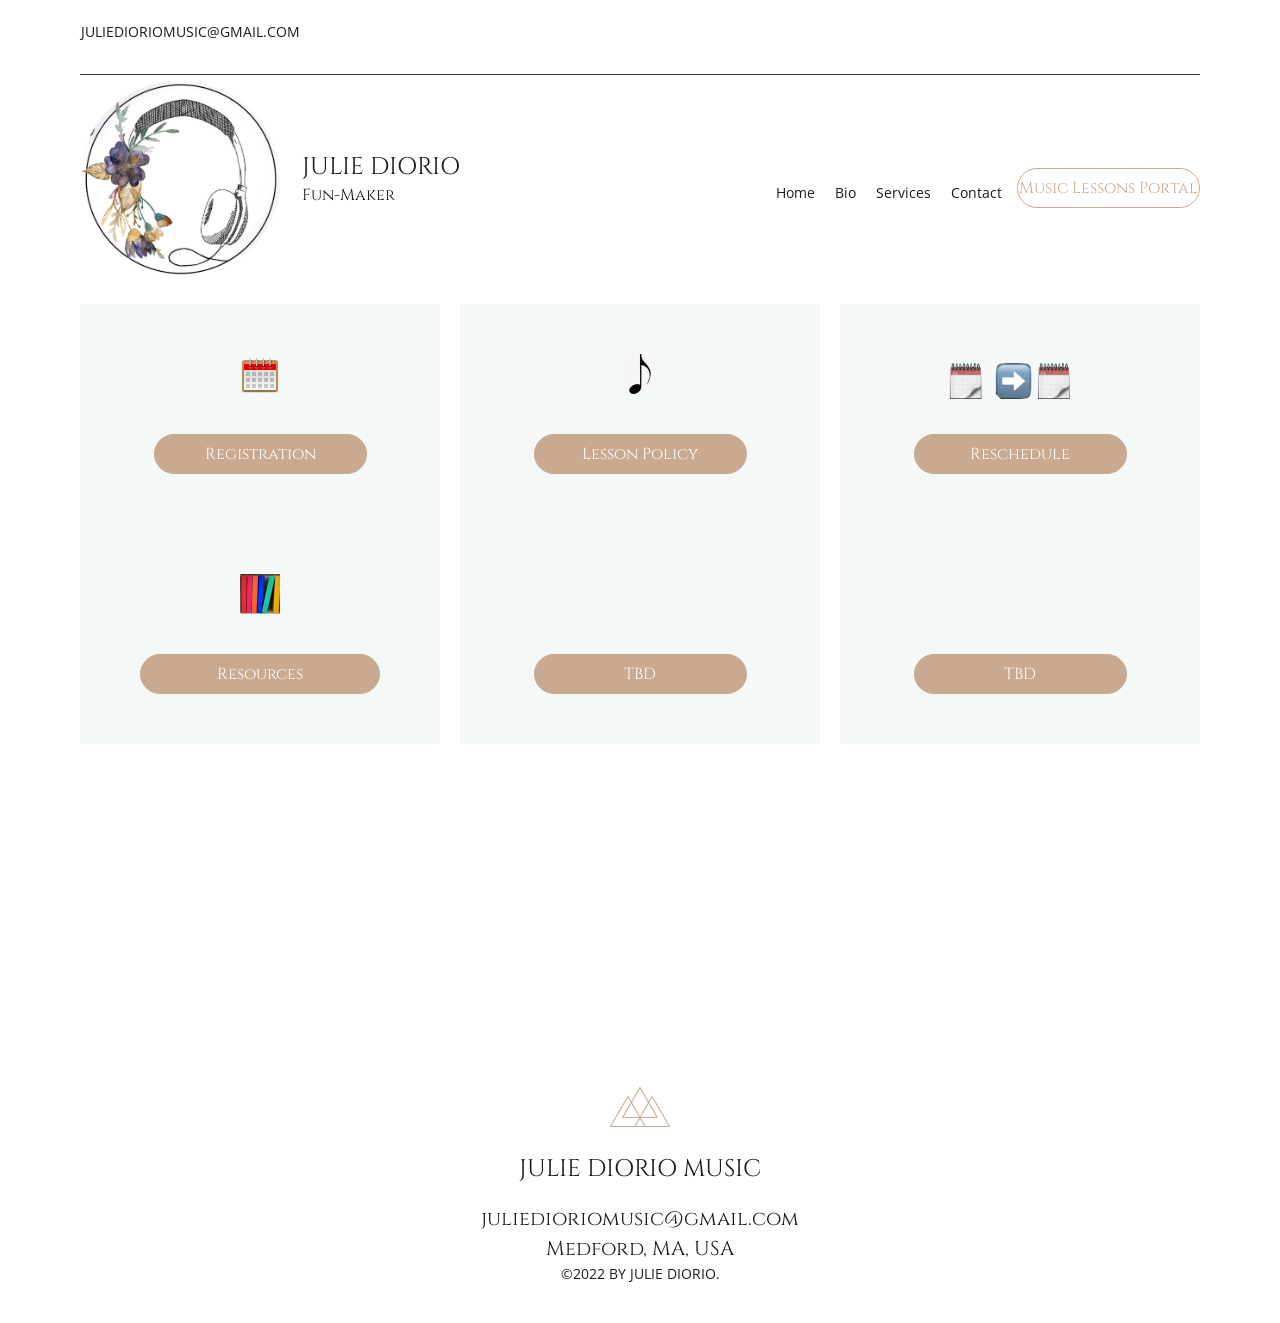
<file: musiclessons.html>
<!DOCTYPE html>
<html lang="en">
<head>
<meta charset="utf-8">
<meta name="viewport" content="width=device-width, initial-scale=1">
<title>Music Student Portal | Julie DiOrio</title>
<link rel="icon" href="images/logo-headphones.jpg">
<link rel="preconnect" href="https://fonts.googleapis.com">
<link rel="preconnect" href="https://fonts.gstatic.com" crossorigin>
<link href="https://fonts.googleapis.com/css2?family=Cinzel&family=Nunito+Sans:wght@300&family=Open+Sans&display=swap" rel="stylesheet">
<link rel="stylesheet" href="css/style.css?v=6">
</head>
<body>
<header class="site-header">
  <div class="wrap">
    <div class="header-top"><a href="mailto:JULIEDIORIOMUSIC@GMAIL.COM">JULIEDIORIOMUSIC@GMAIL.COM</a></div>
  </div>
  <hr class="header-rule">
  <div class="wrap header-main">
    <a class="brand logo" href="index.html" aria-label="Julie DiOrio — home">
      <img src="images/logo-headphones.jpg" alt="Julie DiOrio logo">
    </a>
    <div class="brand-text">
      <p class="brand-name">JULIE DIORIO</p>
      <p class="brand-tag">Fun-Maker</p>
    </div>
    <nav class="site-nav">
      <a class="nav-link" href="index.html">Home</a>
      <a class="nav-link" href="index.html#bio">Bio</a>
      <a class="nav-link" href="index.html#services">Services</a>
      <a class="nav-link" href="mailto:juliedioriomusic@gmail.com">Contact</a>
      <a class="btn btn-outline" href="musiclessons.html">Music Lessons Portal</a>
    </nav>
  </div>
</header>
<main class="portal">
  <div class="portal-grid">
    <div class="portal-col">
      <div class="portal-cell">
        <img src="images/calendar.png" alt="" width="40" height="40">
        <a class="btn btn-solid" href="https://claude.ai/public/artifacts/544c6934-faba-4269-a349-f4ed3ecc964e" target="_blank" rel="noopener">Registration</a>
      </div>
      <div class="portal-cell">
        <img src="images/binders.jpg" alt="" width="40" height="40">
        <a class="btn btn-solid w240" href="https://drive.google.com/drive/folders/1V1KfukMx5rTJCr4IrvGPUPRXqWo2vkPX?usp=sharing" target="_blank" rel="noopener">Resources</a>
      </div>
    </div>
    <div class="portal-col">
      <div class="portal-cell">
        <img src="images/music-note.jpeg" alt="" width="40" height="40">
        <a class="btn btn-solid" href="policy.html">Lesson Policy</a>
      </div>
      <div class="portal-cell">
        <a class="btn btn-solid" href="policy.html">TBD</a>
      </div>
    </div>
    <div class="portal-col">
      <div class="portal-cell">
        <img class="wide" src="images/reschedule.png" alt="" width="186" height="80">
        <a class="btn btn-solid" href="reschedule.html">Reschedule</a>
      </div>
      <div class="portal-cell">
        <a class="btn btn-solid" href="reschedule.html">TBD</a>
      </div>
    </div>
  </div>
</main>
<footer class="site-footer">
  <svg viewBox="18.15 29.15 163.699 109.35" role="presentation" aria-hidden="true"><path d="M181.57 136.264l-23.605-40.857-23.679-41.006a1.394 1.394 0 0 0-2.412 0l-8.249 14.291-22.431-38.846a1.385 1.385 0 0 0-1.202-.696c-.496 0-.957.262-1.211.696l-22.43 38.83-8.24-14.275a1.396 1.396 0 0 0-2.413 0L42.001 95.407l-23.669 41.001a1.428 1.428 0 0 0 0 1.396 1.400 1.400 0 0 0 1.211.696H180.45a1.398 1.398 0 0 0 1.12-2.236zm-83.905-25.111H55.038L76.352 74.24l21.313 36.913zm25.962-36.891l21.327 36.891h-42.637l8.298-14.355 13.012-22.536zM99.992 33.323l22.026 38.153-13.813 23.93-8.216 14.214-22.031-38.16 22.034-38.137zM44.414 96.798l22.495-38.915 7.837 13.573-23.33 40.398a1.362 1.362 0 0 0 0 1.387c.253.434.713.700 1.211.700h44.865l-12.585 21.772H21.945l22.469-38.915zm43.707 38.915L99.99 115.18l11.854 20.532H88.121zm26.928 0l-12.568-21.772h44.886c.776 0 1.400-.624 1.400-1.396 0-.316-.108-.605-.289-.845l-23.244-40.221 7.850-13.596 22.468 38.915 22.477 38.914h-62.98z"/></svg>
  <p class="footer-title">JULIE DIORIO MUSIC</p>
  <p class="footer-line"><a href="mailto:juliedioriomusic@gmail.com">juliedioriomusic@gmail.com</a></p>
  <p class="footer-line">Medford, MA, USA</p>
  <p class="footer-copy">©2022 BY JULIE DIORIO.</p>
</footer>
</body>
</html>
</file>
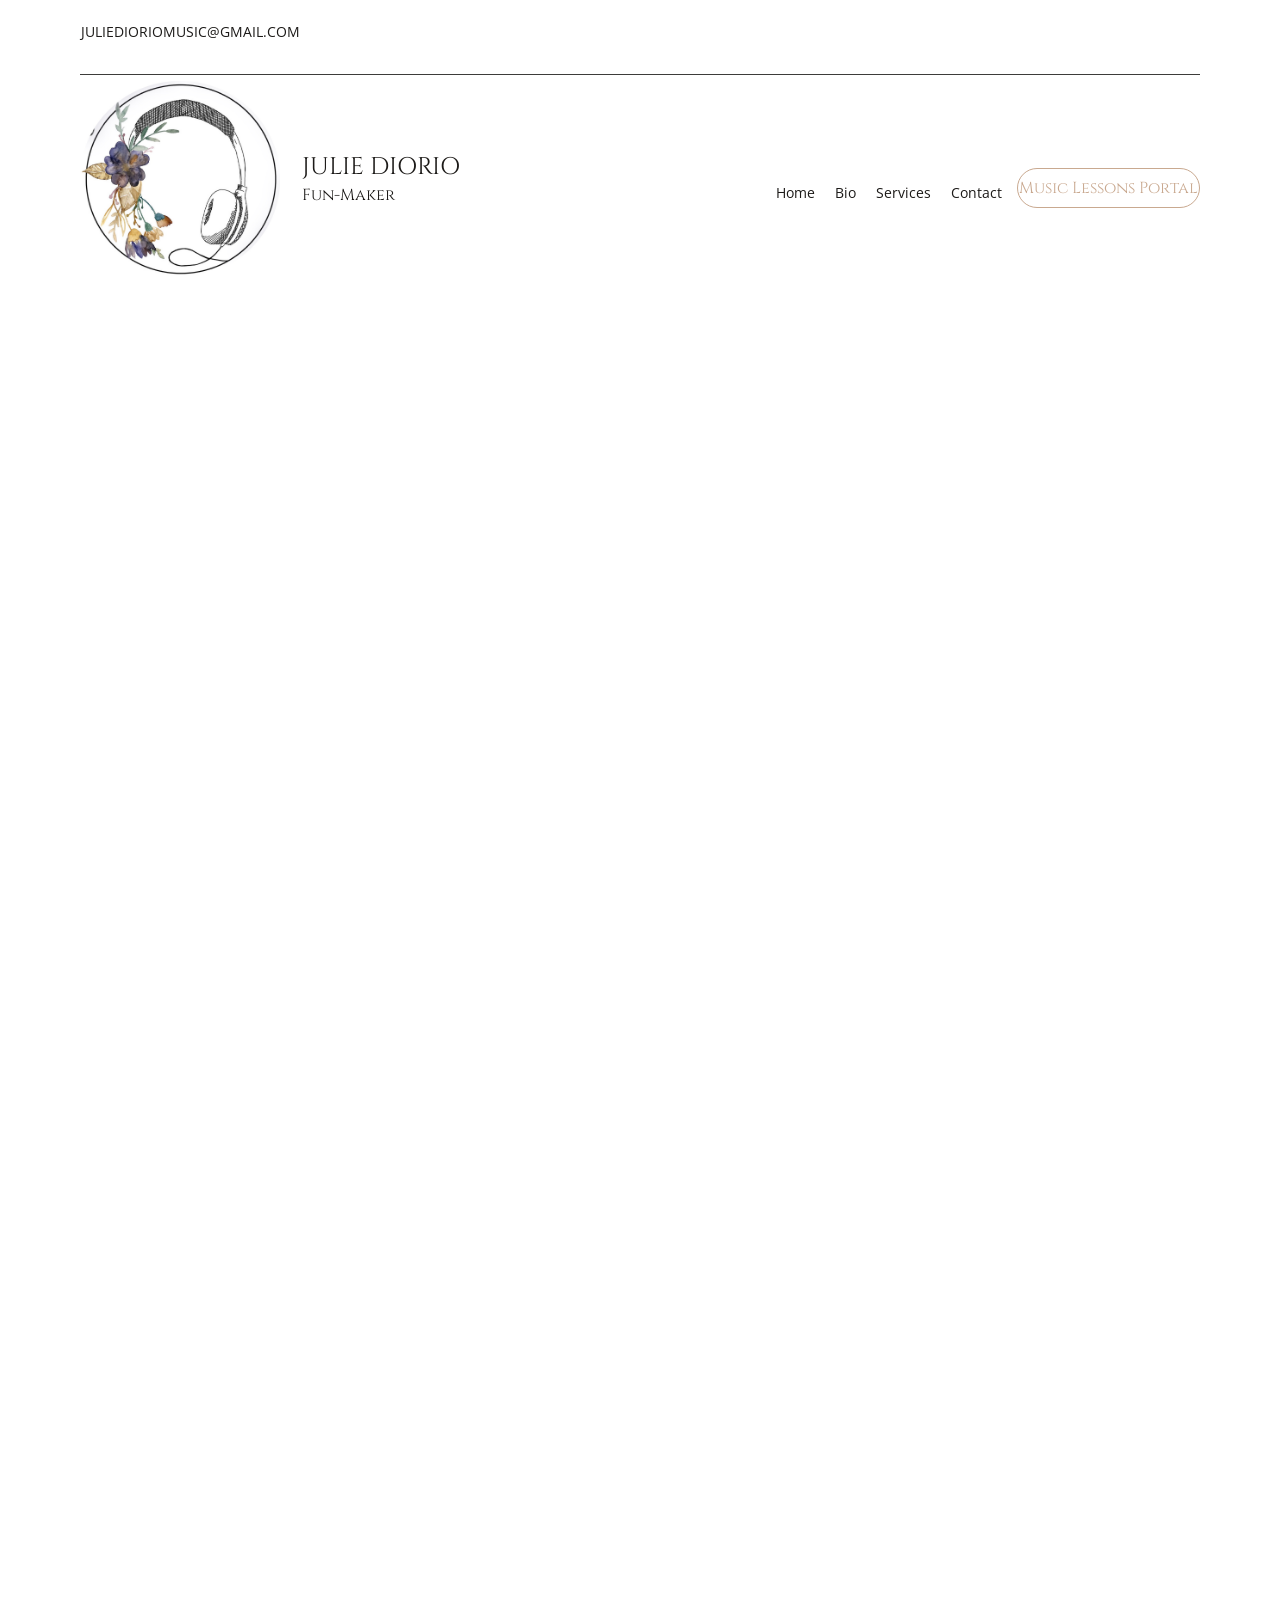
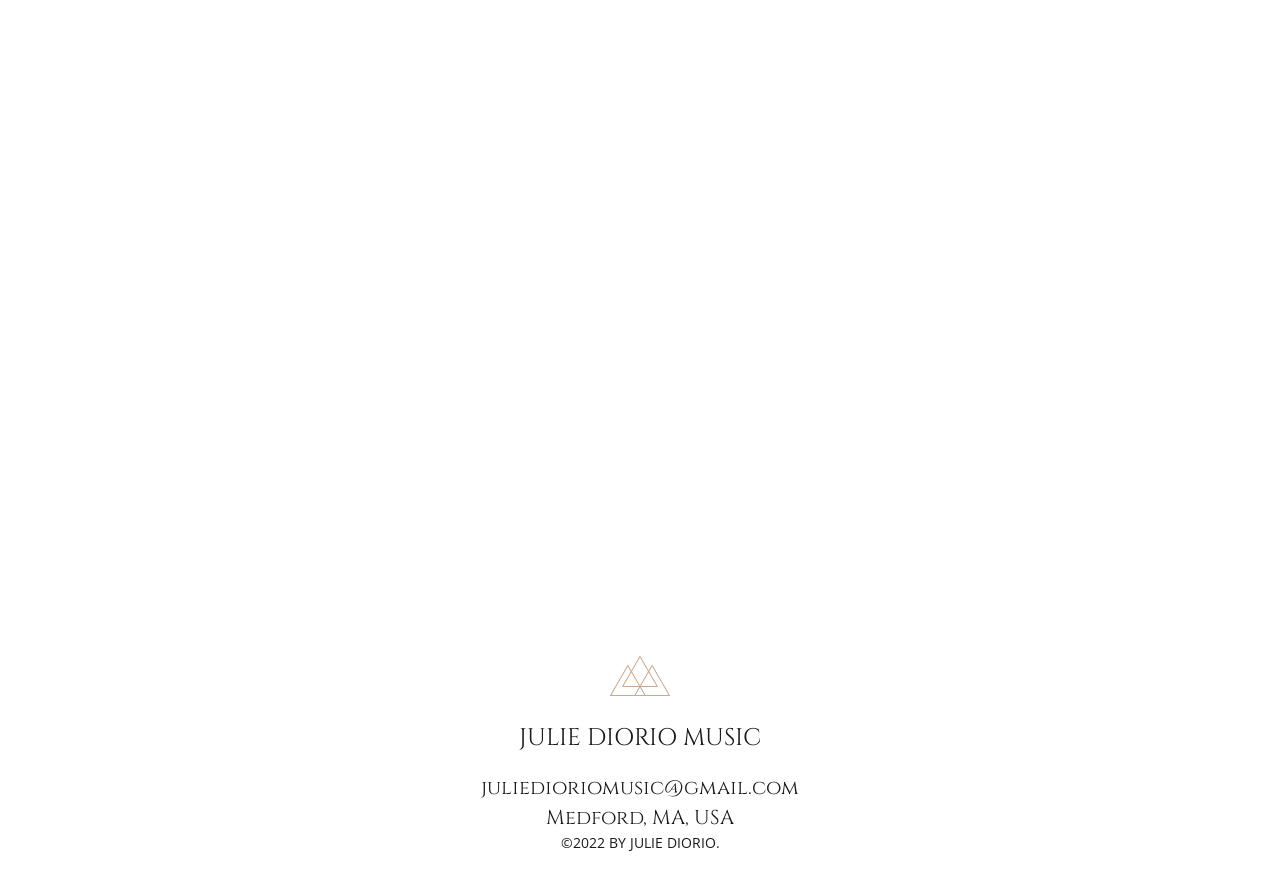
<file: policy.html>
<!DOCTYPE html>
<html lang="en">
<head>
<meta charset="utf-8">
<meta name="viewport" content="width=device-width, initial-scale=1">
<title>Policy | juliediorio</title>
<link rel="icon" href="images/logo-headphones.jpg">
<link rel="preconnect" href="https://fonts.googleapis.com">
<link rel="preconnect" href="https://fonts.gstatic.com" crossorigin>
<link href="https://fonts.googleapis.com/css2?family=Cinzel&family=Nunito+Sans:wght@300&family=Open+Sans&display=swap" rel="stylesheet">
<link rel="stylesheet" href="css/style.css?v=6">
</head>
<body>
<header class="site-header header-over">
  <div class="wrap">
    <div class="header-top"><a href="mailto:JULIEDIORIOMUSIC@GMAIL.COM">JULIEDIORIOMUSIC@GMAIL.COM</a></div>
  </div>
  <hr class="header-rule">
  <div class="wrap header-main">
    <a class="brand logo" href="index.html" aria-label="Julie DiOrio — home">
      <img src="images/logo-headphones.jpg" alt="Julie DiOrio logo">
    </a>
    <div class="brand-text">
      <p class="brand-name">JULIE DIORIO</p>
      <p class="brand-tag">Fun-Maker</p>
    </div>
    <nav class="site-nav">
      <a class="nav-link" href="index.html">Home</a>
      <a class="nav-link" href="index.html#bio">Bio</a>
      <a class="nav-link" href="index.html#services">Services</a>
      <a class="nav-link" href="mailto:juliedioriomusic@gmail.com">Contact</a>
      <a class="btn btn-outline" href="musiclessons.html">Music Lessons Portal</a>
    </nav>
  </div>
</header>
<main>
  <iframe class="embed-policy" src="https://docs.google.com/document/d/e/2PACX-1vSj57E5ZqYF5Hgv3ElH_Yz4sOzDfa_B7WPV8e6zSzTA5I7lK9ZC2Uh2-DbKG8BRm5MYlChxZAW6vPFH/pub" title="Julie DiOrio Music Lesson Policy"></iframe>
</main>
<footer class="site-footer">
  <svg viewBox="18.15 29.15 163.699 109.35" role="presentation" aria-hidden="true"><path d="M181.57 136.264l-23.605-40.857-23.679-41.006a1.394 1.394 0 0 0-2.412 0l-8.249 14.291-22.431-38.846a1.385 1.385 0 0 0-1.202-.696c-.496 0-.957.262-1.211.696l-22.43 38.83-8.24-14.275a1.396 1.396 0 0 0-2.413 0L42.001 95.407l-23.669 41.001a1.428 1.428 0 0 0 0 1.396 1.400 1.400 0 0 0 1.211.696H180.45a1.398 1.398 0 0 0 1.12-2.236zm-83.905-25.111H55.038L76.352 74.24l21.313 36.913zm25.962-36.891l21.327 36.891h-42.637l8.298-14.355 13.012-22.536zM99.992 33.323l22.026 38.153-13.813 23.93-8.216 14.214-22.031-38.16 22.034-38.137zM44.414 96.798l22.495-38.915 7.837 13.573-23.33 40.398a1.362 1.362 0 0 0 0 1.387c.253.434.713.700 1.211.700h44.865l-12.585 21.772H21.945l22.469-38.915zm43.707 38.915L99.99 115.18l11.854 20.532H88.121zm26.928 0l-12.568-21.772h44.886c.776 0 1.400-.624 1.400-1.396 0-.316-.108-.605-.289-.845l-23.244-40.221 7.850-13.596 22.468 38.915 22.477 38.914h-62.98z"/></svg>
  <p class="footer-title">JULIE DIORIO MUSIC</p>
  <p class="footer-line"><a href="mailto:juliedioriomusic@gmail.com">juliedioriomusic@gmail.com</a></p>
  <p class="footer-line">Medford, MA, USA</p>
  <p class="footer-copy">©2022 BY JULIE DIORIO.</p>
</footer>
</body>
</html>
</file>
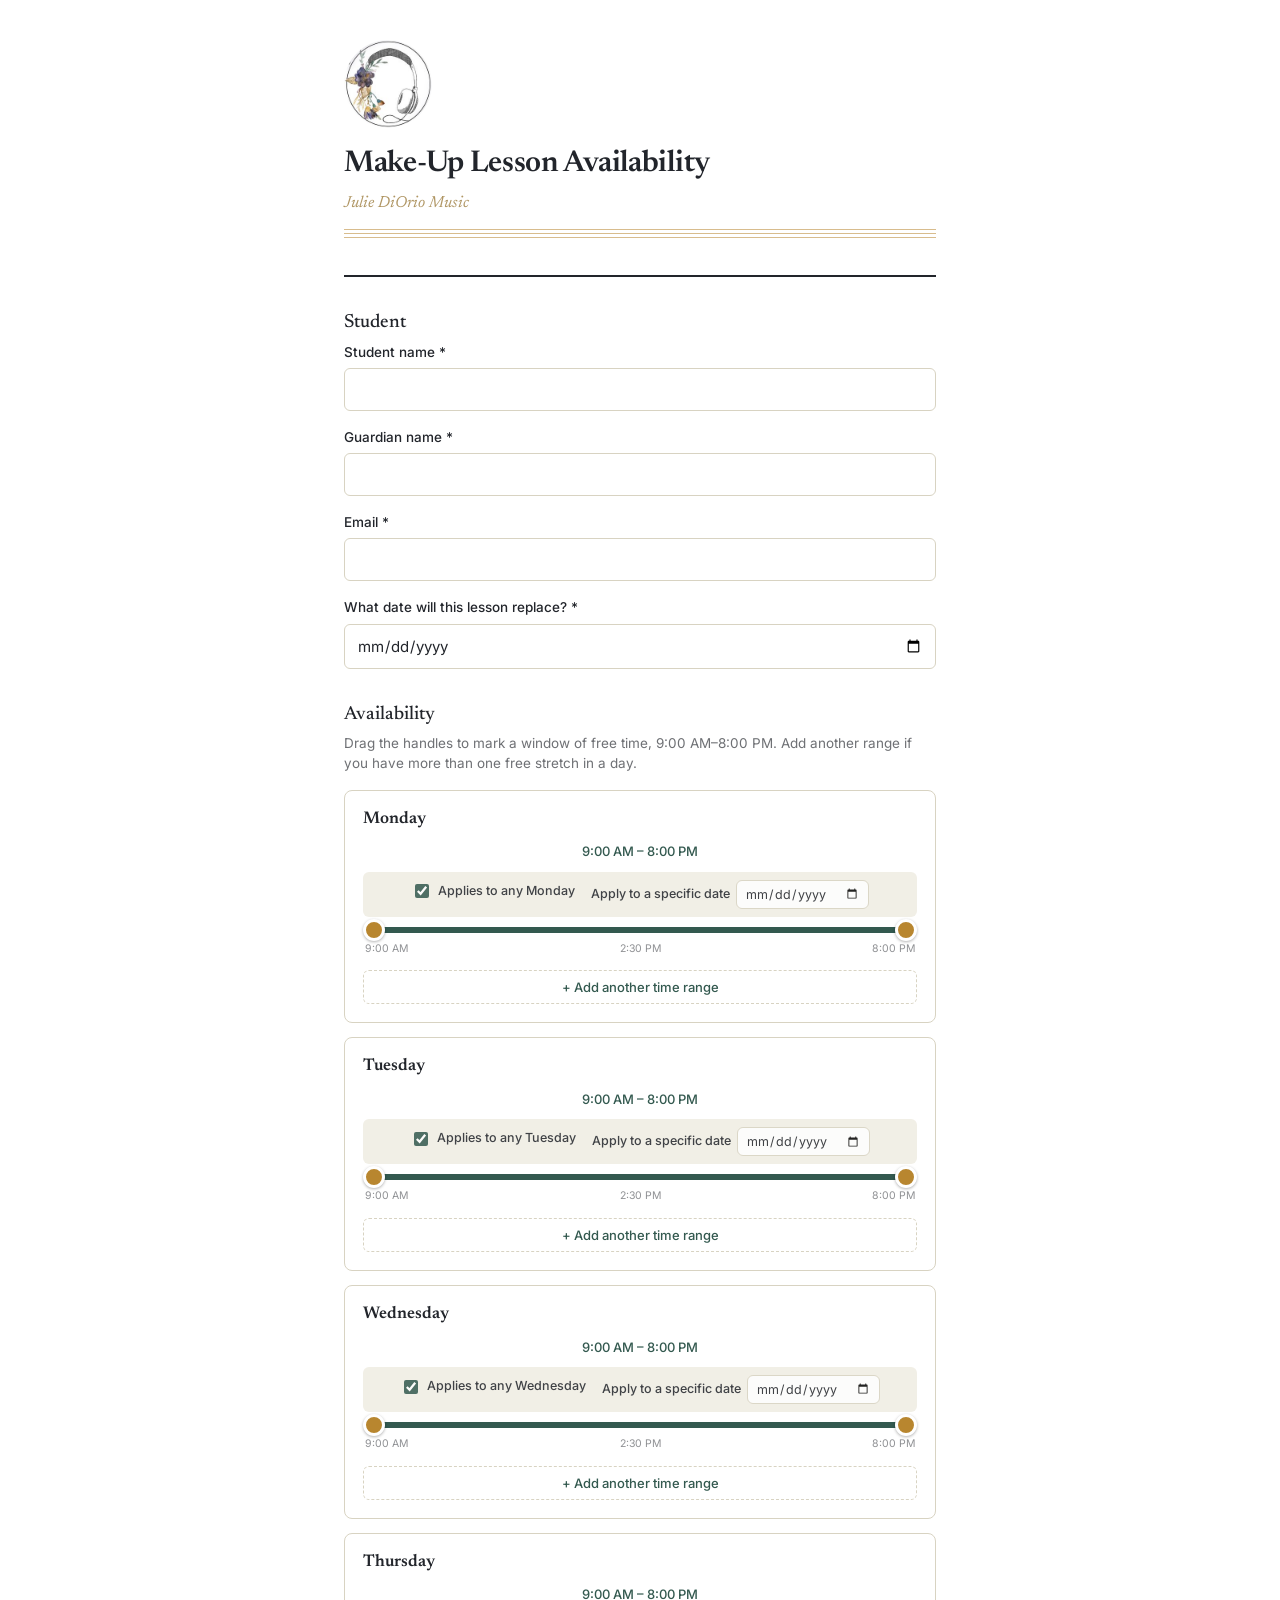
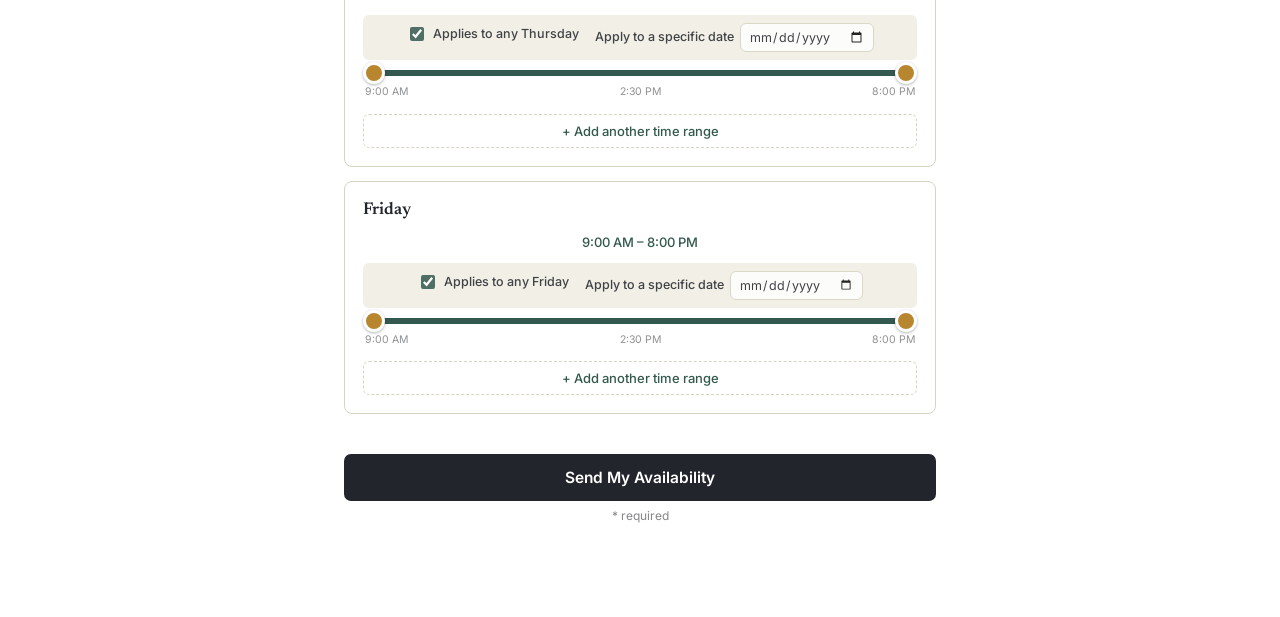
<file: reschedule-form.html>
<!DOCTYPE html>
<html lang="en">
<head>
<meta charset="UTF-8">
<meta name="viewport" content="width=device-width, initial-scale=1, viewport-fit=cover">
<title>Make-Up Lesson Availability — Julie DiOrio Music</title>
<link rel="icon" href="data:image/svg+xml,<svg xmlns=%22http://www.w3.org/2000/svg%22 viewBox=%220 0 100 100%22><text y=%22.9em%22 font-size=%2290%22>🎵</text></svg>">
<link rel="preconnect" href="https://fonts.googleapis.com">
<link href="https://fonts.googleapis.com/css2?family=Newsreader:ital,wght@0,400;0,500;0,600;1,400&family=Inter:wght@400;500;600&display=swap" rel="stylesheet">
<style>
  :root{
    --ink:#22252B;
    --paper:#FFFFFF;
    --paper-dim:#F1EFE6;
    --brass:#B8862F;
    --brass-dark:#8F6A22;
    --felt:#33594F;
    --felt-light:#E4EDEA;
    --line:#D8D3C2;
    --error:#A8432F;
    --card:#FFFFFF;
    color-scheme: light;
  }
  *{box-sizing:border-box;}
  html,body{height:100%;}
  body{
    margin:0;
    background:var(--paper);
    color:var(--ink);
    font-family:'Inter',sans-serif;
    line-height:1.5;
    padding-top:env(safe-area-inset-top,0px);
    padding-bottom:env(safe-area-inset-bottom,0px);
  }
  .wrap{
    max-width:640px;
    margin:0 auto;
    padding:40px 24px 80px;
  }
  header{
    border-bottom:2px solid var(--ink);
    padding-bottom:20px;
    margin-bottom:32px;
  }
  .logo{
    display:block;
    width:88px;
    height:88px;
    border-radius:50%;
    margin-bottom:14px;
  }
  h1{
    font-family:'Newsreader',serif;
    font-weight:600;
    font-size:30px;
    margin:0 0 4px;
    letter-spacing:-0.01em;
  }
  .subtitle{
    font-family:'Newsreader',serif;
    font-style:italic;
    font-size:16px;
    color:var(--brass-dark);
    margin:0 0 14px;
  }
  .staff{
    height:12px;
    background-image:repeating-linear-gradient(
      to bottom,
      var(--brass) 0px, var(--brass) 1px,
      transparent 1px, transparent 4px
    );
    opacity:0.55;
    margin:8px 0 14px;
  }
  header p{
    margin:0;
    font-size:14.5px;
    color:var(--ink);
    opacity:0.7;
    max-width:56ch;
  }
  section{margin-bottom:32px;}
  h2{
    font-family:'Newsreader',serif;
    font-weight:500;
    font-size:19px;
    margin:0 0 4px;
  }
  .section-note{
    font-size:13.5px;
    opacity:0.65;
    margin:0 0 16px;
  }
  label{
    display:block;
    font-size:13.5px;
    font-weight:500;
    margin-bottom:6px;
  }
  .field{margin-bottom:16px;}
  input[type=text], input[type=email], input[type=date]{
    width:100%;
    padding:11px 12px;
    font-size:15px;
    font-family:inherit;
    color:var(--ink);
    background:var(--card);
    border:1.5px solid var(--line);
    border-radius:6px;
    outline:none;
  }
  input[type=text]:focus, input[type=email]:focus, input[type=date]:focus{
    border-color:var(--brass);
  }
  .day-block{
    background:var(--card);
    border:1.5px solid var(--line);
    border-radius:8px;
    padding:16px 18px 18px;
    margin-bottom:14px;
  }
  .day-head{
    display:flex;
    align-items:center;
    justify-content:space-between;
    margin-bottom:10px;
  }
  .day-name{
    font-family:'Newsreader',serif;
    font-weight:600;
    font-size:17px;
  }
  .unavail-toggle{
    display:flex;
    align-items:center;
    gap:6px;
    font-size:13px;
    opacity:0.75;
    cursor:pointer;
    user-select:none;
  }
  .unavail-toggle input{width:15px;height:15px;accent-color:var(--felt);}
  .ranges{display:flex;flex-direction:column;gap:20px;}
  .range-row{position:relative;}
  .range-label{
    font-size:13px;
    font-weight:500;
    color:var(--felt);
    margin-bottom:10px;
    text-align:center;
  }
  .date-scope-row{
    display:flex;
    align-items:center;
    justify-content:center;
    flex-wrap:wrap;
    gap:16px;
    margin-bottom:10px;
    padding:8px 10px;
    background:var(--paper-dim);
    border-radius:6px;
  }
  .date-scope-toggle{
    display:flex;
    align-items:center;
    gap:6px;
    font-size:12.5px;
    opacity:0.85;
    cursor:pointer;
    user-select:none;
  }
  .date-scope-toggle input{width:14px;height:14px;accent-color:var(--felt);}
  .date-scope-toggle:has(input:disabled){opacity:0.4;cursor:not-allowed;}
  .date-scope-date-label{
    display:flex;
    align-items:center;
    gap:6px;
    font-size:12.5px;
    opacity:0.85;
    margin:0;
    cursor:default;
  }
  input.range-date{
    width:auto;
    padding:5px 8px;
    font-size:12.5px;
  }
  .slider-track{
    position:relative;
    height:6px;
    background:var(--paper-dim);
    border-radius:3px;
    margin:0 11px;
  }
  .slider-fill{
    position:absolute;
    top:0; bottom:0;
    background:var(--felt);
    border-radius:3px;
  }
  .handle{
    position:absolute;
    top:50%;
    width:22px;height:22px;
    margin-left:-11px;
    transform:translateY(-50%);
    background:var(--brass);
    border:3px solid var(--card);
    border-radius:50%;
    box-shadow:0 1px 3px rgba(0,0,0,0.3);
    touch-action:none;
    cursor:grab;
  }
  .handle:active{cursor:grabbing;background:var(--brass-dark);}
  .handle-tooltip{
    position:absolute;
    bottom:100%;
    left:50%;
    transform:translateX(-50%);
    margin-bottom:8px;
    background:var(--ink);
    color:var(--paper);
    font-size:12px;
    font-weight:600;
    white-space:nowrap;
    padding:4px 8px;
    border-radius:5px;
    pointer-events:none;
  }
  .handle-tooltip::after{
    content:"";
    position:absolute;
    top:100%;
    left:50%;
    transform:translateX(-50%);
    border:5px solid transparent;
    border-top-color:var(--ink);
  }
  .tick-labels{
    display:flex;
    justify-content:space-between;
    font-size:10.5px;
    opacity:0.5;
    margin-top:8px;
    padding:0 2px;
  }
  .range-remove{
    position:absolute;
    top:-2px; right:0;
    font-size:12px;
    color:var(--error);
    background:none;
    border:none;
    cursor:pointer;
    padding:2px 4px;
    opacity:0.7;
  }
  .range-remove:hover{opacity:1;}
  .add-range{
    background:none;
    border:1.5px dashed var(--line);
    color:var(--felt);
    font-size:13px;
    font-weight:500;
    font-family:inherit;
    padding:8px 12px;
    border-radius:6px;
    cursor:pointer;
    margin-top:14px;
    width:100%;
  }
  .add-range:hover{border-color:var(--felt);}
  .day-block.is-off .ranges,
  .day-block.is-off .add-range{display:none;}
  .day-block.is-off{opacity:0.55;}
  button.submit{
    width:100%;
    padding:14px;
    font-size:15.5px;
    font-weight:600;
    font-family:inherit;
    color:var(--paper);
    background:var(--ink);
    border:none;
    border-radius:7px;
    cursor:pointer;
    margin-top:8px;
  }
  button.submit:hover{opacity:0.9;}
  .required-note{font-size:12px;opacity:0.55;margin-top:6px;text-align:center;}
  #result{
    background:var(--felt-light);
    border:1.5px solid var(--felt);
    border-radius:8px;
    padding:22px;
    margin-top:10px;
  }
  #result h2{margin-top:0;}
  .next-steps{
    background:var(--card);
    border:1.5px solid var(--felt);
    border-radius:8px;
    padding:18px 20px;
    margin:16px 0 20px;
  }
  .next-steps ol{
    margin:0;
    padding-left:22px;
  }
  .next-steps li{
    font-size:17px;
    font-weight:600;
    line-height:1.6;
    margin-bottom:6px;
  }
  .next-steps li:last-child{margin-bottom:0;}
  .next-steps .to-email{
    font-size:19px;
    font-weight:700;
    color:var(--felt);
    word-break:break-all;
  }
  #result pre{
    white-space:pre-wrap;
    font-family:'Inter',sans-serif;
    font-size:13.5px;
    background:var(--card);
    border:1px solid var(--line);
    border-radius:6px;
    padding:14px;
    margin:14px 0;
  }
  .result-actions{display:flex;gap:10px;flex-wrap:wrap;}
  .result-actions a, .result-actions button{
    flex:1;
    text-align:center;
    padding:11px 14px;
    border-radius:6px;
    font-size:14px;
    font-weight:500;
    font-family:inherit;
    text-decoration:none;
    cursor:pointer;
    border:1.5px solid var(--ink);
    color:var(--ink);
    background:transparent;
  }
  .result-actions a.primary, .result-actions button.primary{
    background:var(--ink);
    color:var(--paper);
  }
  .result-actions button.big{
    font-size:18px;
    font-weight:700;
    padding:18px 16px;
  }
  [hidden]{display:none !important;}
</style>
</head>
<body>
<div class="wrap">
  <header>
    <img class="logo" src="[data-uri]" alt="Julie DiOrio Music logo">
    <h1>Make-Up Lesson Availability</h1>
    <p class="subtitle">Julie DiOrio Music</p>
    <div class="staff"></div>
  </header>

  <form id="form">
    <section>
      <h2>Student</h2>
      <div class="field">
        <label for="studentName">Student name *</label>
        <input type="text" id="studentName" required>
      </div>
      <div class="field">
        <label for="guardianName">Guardian name *</label>
        <input type="text" id="guardianName" required>
      </div>
      <div class="field">
        <label for="email">Email *</label>
        <input type="email" id="email" required>
      </div>
      <div class="field">
        <label for="replaceDate">What date will this lesson replace? *</label>
        <input type="date" id="replaceDate" required>
      </div>
    </section>

    <section>
      <h2>Availability</h2>
      <p class="section-note">Drag the handles to mark a window of free time, 9:00 AM–8:00 PM. Add another range if you have more than one free stretch in a day.</p>
      <div id="days"></div>
    </section>

    <button type="submit" class="submit">Send My Availability</button>
    <p class="required-note">* required</p>
  </form>

  <div id="result" hidden>
    <h2>Thanks!</h2>
    <div class="next-steps">
      <ol>
        <li>Tap the button below to copy your details</li>
        <li>Open your email app and start a new message to<br><span class="to-email">juliedioriomusic@gmail.com</span></li>
        <li>Paste and hit send</li>
      </ol>
    </div>
    <div class="result-actions">
      <button class="primary big" id="copyBtn" type="button">📋 Copy My Details Now</button>
    </div>
    <pre id="summaryText"></pre>
  </div>
</div>

<script>
const DAYS = ["Monday","Tuesday","Wednesday","Thursday","Friday"];
const MIN_TIME = 9*60;   // 9:00 AM
const MAX_TIME = 20*60;  // 8:00 PM
const STEP = 15;

function fmt(mins){
  let h = Math.floor(mins/60);
  const m = mins % 60;
  const ampm = h >= 12 ? "PM" : "AM";
  let h12 = h % 12; if(h12 === 0) h12 = 12;
  return h12 + (m ? ":" + String(m).padStart(2,"0") : ":00") + " " + ampm;
}

function snap(v){
  return Math.round(v/STEP)*STEP;
}

// state: { Monday: {off:false, ranges:[{start,end}, ...]}, ... }
const state = {};
DAYS.forEach(d => { state[d] = { off:false, ranges:[{start:540, end:1200, recurring:true, date:null}] }; });

const daysEl = document.getElementById("days");

function render(){
  daysEl.innerHTML = "";
  DAYS.forEach(day => {
    const d = state[day];
    const block = document.createElement("div");
    block.className = "day-block" + (d.off ? " is-off" : "");

    const head = document.createElement("div");
    head.className = "day-head";
    head.innerHTML = `<span class="day-name">${day}</span>`;
    block.appendChild(head);

    const rangesEl = document.createElement("div");
    rangesEl.className = "ranges";
    d.ranges.forEach((r, idx) => {
      rangesEl.appendChild(buildRangeRow(day, idx, r, d.ranges.length > 1));
    });
    block.appendChild(rangesEl);

    const addBtn = document.createElement("button");
    addBtn.type = "button";
    addBtn.className = "add-range";
    addBtn.textContent = "+ Add another time range";
    addBtn.addEventListener("click", () => {
      d.ranges.push({start:540, end:660, recurring:true, date:null});
      render();
    });
    block.appendChild(addBtn);

    daysEl.appendChild(block);
  });
}

function buildRangeRow(day, idx, range, removable){
  const row = document.createElement("div");
  row.className = "range-row";

  const label = document.createElement("div");
  label.className = "range-label";
  label.textContent = fmt(range.start) + " – " + fmt(range.end);
  row.appendChild(label);

  const dateRow = document.createElement("div");
  dateRow.className = "date-scope-row";

  const dateToggle = document.createElement("label");
  dateToggle.className = "date-scope-toggle";
  const checkboxInput = document.createElement("input");
  checkboxInput.type = "checkbox";
  checkboxInput.checked = !!range.recurring;
  checkboxInput.disabled = !!range.date;
  dateToggle.appendChild(checkboxInput);
  dateToggle.appendChild(document.createTextNode(" Applies to any " + day));

  const dateLabel = document.createElement("label");
  dateLabel.className = "date-scope-date-label";
  dateLabel.appendChild(document.createTextNode("Apply to a specific date"));
  const dateInput = document.createElement("input");
  dateInput.type = "date";
  dateInput.className = "range-date";
  dateInput.value = range.date || "";
  dateLabel.appendChild(dateInput);

  checkboxInput.addEventListener("change", e => {
    range.recurring = e.target.checked;
    if(range.recurring){
      range.date = null;
      dateInput.value = "";
    }
  });

  dateInput.addEventListener("change", e => {
    range.date = e.target.value || null;
    if(range.date){
      range.recurring = false;
      checkboxInput.checked = false;
      checkboxInput.disabled = true;
    } else {
      checkboxInput.disabled = false;
    }
  });

  dateRow.appendChild(dateToggle);
  dateRow.appendChild(dateLabel);
  row.appendChild(dateRow);

  if(removable){
    const rm = document.createElement("button");
    rm.type = "button";
    rm.className = "range-remove";
    rm.textContent = "remove";
    rm.addEventListener("click", () => {
      state[day].ranges.splice(idx,1);
      render();
    });
    row.appendChild(rm);
  }

  const track = document.createElement("div");
  track.className = "slider-track";

  const fill = document.createElement("div");
  fill.className = "slider-fill";
  track.appendChild(fill);

  const startHandle = document.createElement("div");
  startHandle.className = "handle";
  const startTip = document.createElement("div");
  startTip.className = "handle-tooltip";
  startTip.hidden = true;
  startHandle.appendChild(startTip);

  const endHandle = document.createElement("div");
  endHandle.className = "handle";
  const endTip = document.createElement("div");
  endTip.className = "handle-tooltip";
  endTip.hidden = true;
  endHandle.appendChild(endTip);

  track.appendChild(startHandle);
  track.appendChild(endHandle);

  row.appendChild(track);

  const ticks = document.createElement("div");
  ticks.className = "tick-labels";
  ticks.innerHTML = "<span>9:00 AM</span><span>2:30 PM</span><span>8:00 PM</span>";
  row.appendChild(ticks);

  function positionPct(v){
    return ((v - MIN_TIME) / (MAX_TIME - MIN_TIME)) * 100;
  }

  function update(){
    const sp = positionPct(range.start);
    const ep = positionPct(range.end);
    startHandle.style.left = sp + "%";
    endHandle.style.left = ep + "%";
    fill.style.left = sp + "%";
    fill.style.width = (ep - sp) + "%";
    label.textContent = fmt(range.start) + " – " + fmt(range.end);
    startTip.textContent = fmt(range.start);
    endTip.textContent = fmt(range.end);
  }
  update();

  function dragHandler(handleEl, isStart, tipEl){
    handleEl.addEventListener("pointerdown", e => {
      handleEl.setPointerCapture(e.pointerId);
      tipEl.hidden = false;
      const trackRect = track.getBoundingClientRect();
      function onMove(ev){
        const x = ev.clientX - trackRect.left;
        let pct = Math.min(1, Math.max(0, x / trackRect.width));
        let val = snap(MIN_TIME + pct * (MAX_TIME - MIN_TIME));
        if(isStart){
          val = Math.min(val, range.end - STEP);
          val = Math.max(val, MIN_TIME);
          range.start = val;
        } else {
          val = Math.max(val, range.start + STEP);
          val = Math.min(val, MAX_TIME);
          range.end = val;
        }
        update();
      }
      function onUp(ev){
        handleEl.releasePointerCapture(e.pointerId);
        tipEl.hidden = true;
        window.removeEventListener("pointermove", onMove);
        window.removeEventListener("pointerup", onUp);
      }
      window.addEventListener("pointermove", onMove);
      window.addEventListener("pointerup", onUp);
    });
  }
  dragHandler(startHandle, true, startTip);
  dragHandler(endHandle, false, endTip);

  return row;
}

render();

// ---------- Submit ----------
document.getElementById("form").addEventListener("submit", function(e){
  e.preventDefault();
  const studentName = document.getElementById("studentName").value.trim();
  const guardianName = document.getElementById("guardianName").value.trim();
  const email = document.getElementById("email").value.trim();
  const replaceDateRaw = document.getElementById("replaceDate").value;
  let replaceDateDisplay = replaceDateRaw;
  if(replaceDateRaw){
    const [y,m,d] = replaceDateRaw.split("-").map(Number);
    const dt = new Date(y, m-1, d);
    replaceDateDisplay = dt.toLocaleDateString("en-US", { weekday:"long", year:"numeric", month:"long", day:"numeric" });
  }

  function fmtRangeDate(dateStr){
    const [y,m,dd] = dateStr.split("-").map(Number);
    const dt = new Date(y, m-1, dd);
    return dt.toLocaleDateString("en-US", { weekday:"long", year:"numeric", month:"long", day:"numeric" });
  }

  let availLines = [];
  DAYS.forEach(day => {
    const d = state[day];
    if(d.off){
      availLines.push(day + ": not available");
    } else {
      const parts = d.ranges.map(r => {
        const time = fmt(r.start) + "–" + fmt(r.end);
        if(r.recurring){
          return time + " (any " + day + ")";
        } else if(r.date){
          return time + " (" + fmtRangeDate(r.date) + " only)";
        } else {
          return time + " (specific date not chosen)";
        }
      });
      availLines.push(day + ": " + parts.join(", "));
    }
  });

  const summary =
`Make-Up Lesson Availability

Student: ${studentName}
Guardian: ${guardianName}
Email: ${email}
Replacing lesson on: ${replaceDateDisplay}

Availability:
${availLines.map(l => "  " + l).join("\n")}`;

  document.querySelector("#result h2").textContent = "Thanks, " + (studentName || "there") + "!";
  document.getElementById("summaryText").textContent = summary;

  document.getElementById("result").hidden = false;
  document.getElementById("result").scrollIntoView({behavior:"smooth", block:"start"});
});

function fallbackCopy(text){
  const ta = document.createElement("textarea");
  ta.value = text;
  ta.style.position = "fixed";
  ta.style.top = "0";
  ta.style.left = "0";
  ta.style.opacity = "0";
  document.body.appendChild(ta);
  ta.focus({preventScroll: true});
  ta.select();
  ta.setSelectionRange(0, text.length);
  let ok = false;
  try {
    ok = document.execCommand("copy");
  } catch (err) {
    ok = false;
  }
  document.body.removeChild(ta);
  return ok;
}

document.getElementById("copyBtn").addEventListener("click", () => {
  const text = document.getElementById("summaryText").textContent;
  const btn = document.getElementById("copyBtn");
  const orig = btn.textContent;

  function showCopied(){
    btn.textContent = "✅ Copied! Now go paste it into an email";
    setTimeout(() => btn.textContent = orig, 4000);
  }
  function showSelectManually(){
    btn.textContent = "Select the text below and copy it manually";
    setTimeout(() => btn.textContent = orig, 4000);
    const pre = document.getElementById("summaryText");
    const range = document.createRange();
    range.selectNodeContents(pre);
    const sel = window.getSelection();
    sel.removeAllRanges();
    sel.addRange(range);
  }

  if (navigator.clipboard && navigator.clipboard.writeText) {
    navigator.clipboard.writeText(text).then(showCopied).catch(() => {
      if (fallbackCopy(text)) { showCopied(); } else { showSelectManually(); }
    });
  } else {
    if (fallbackCopy(text)) { showCopied(); } else { showSelectManually(); }
  }
});
</script>
</body>
</html>
</file>
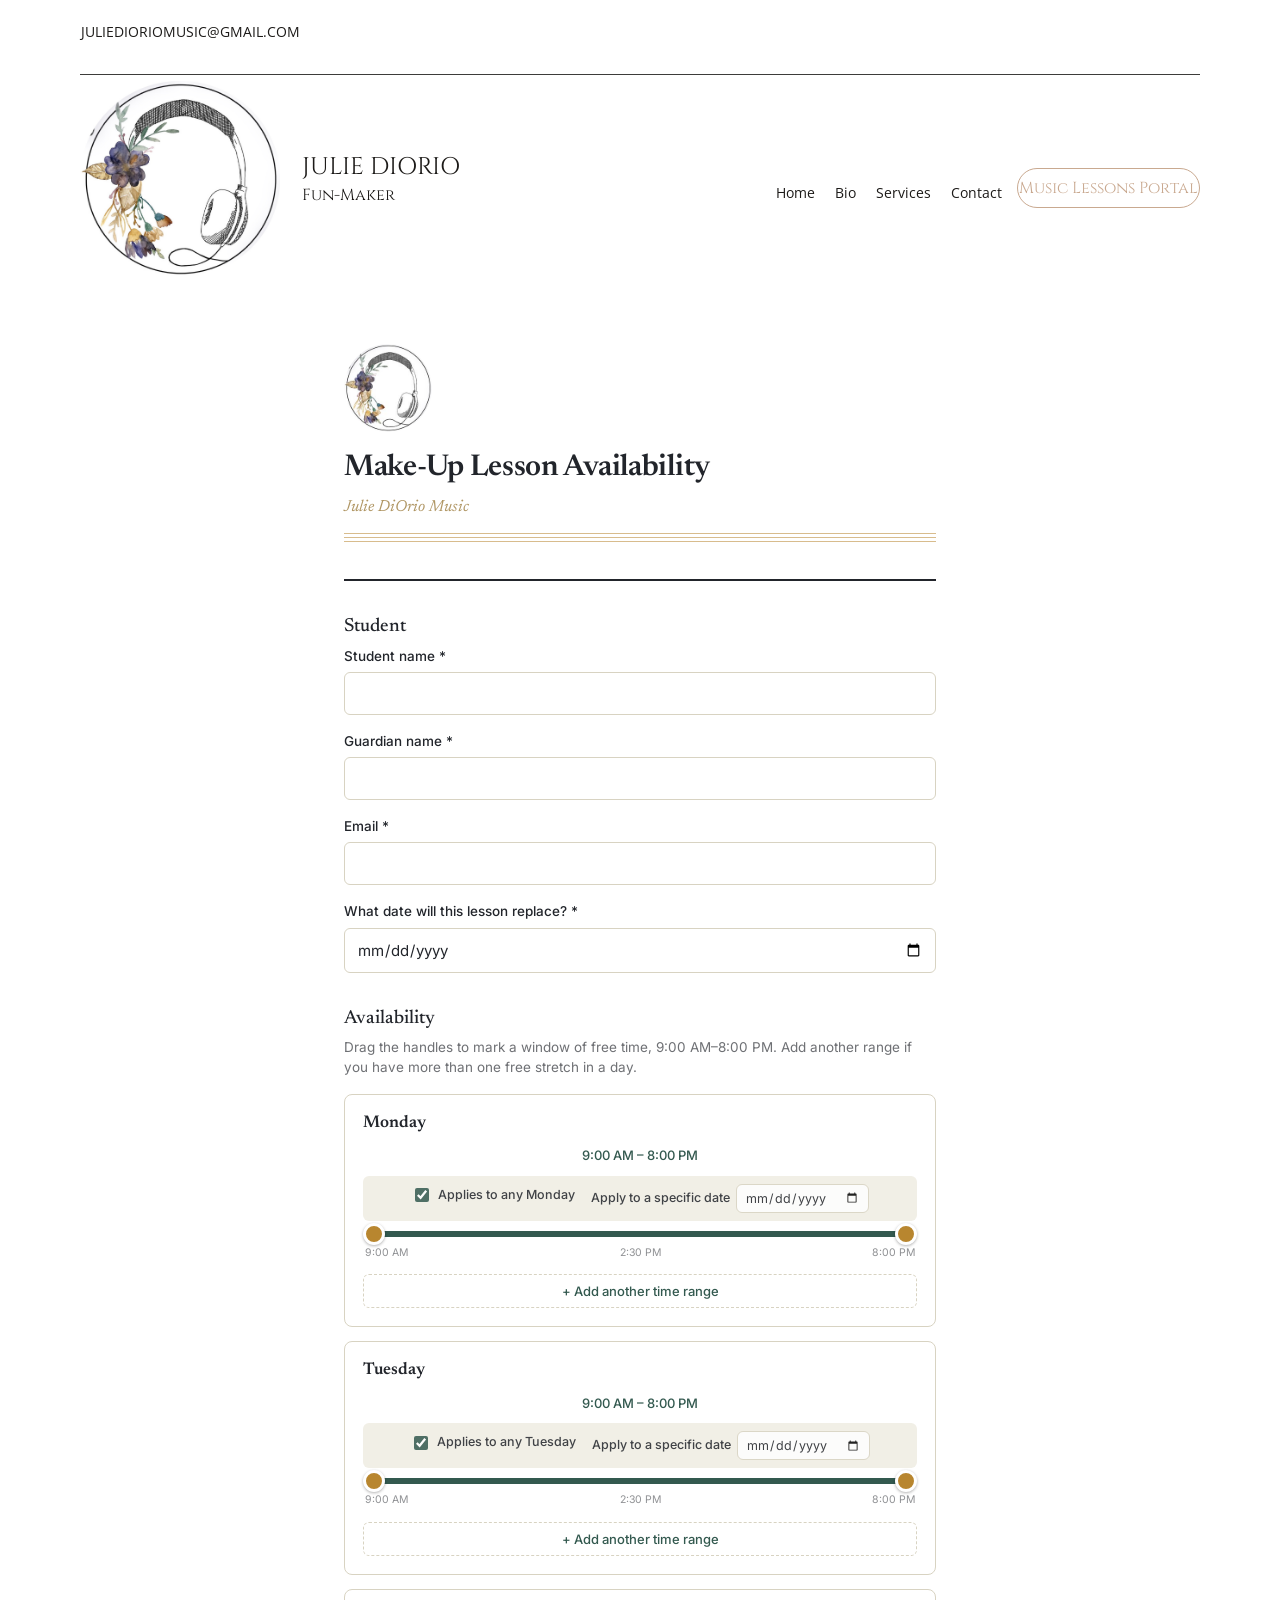
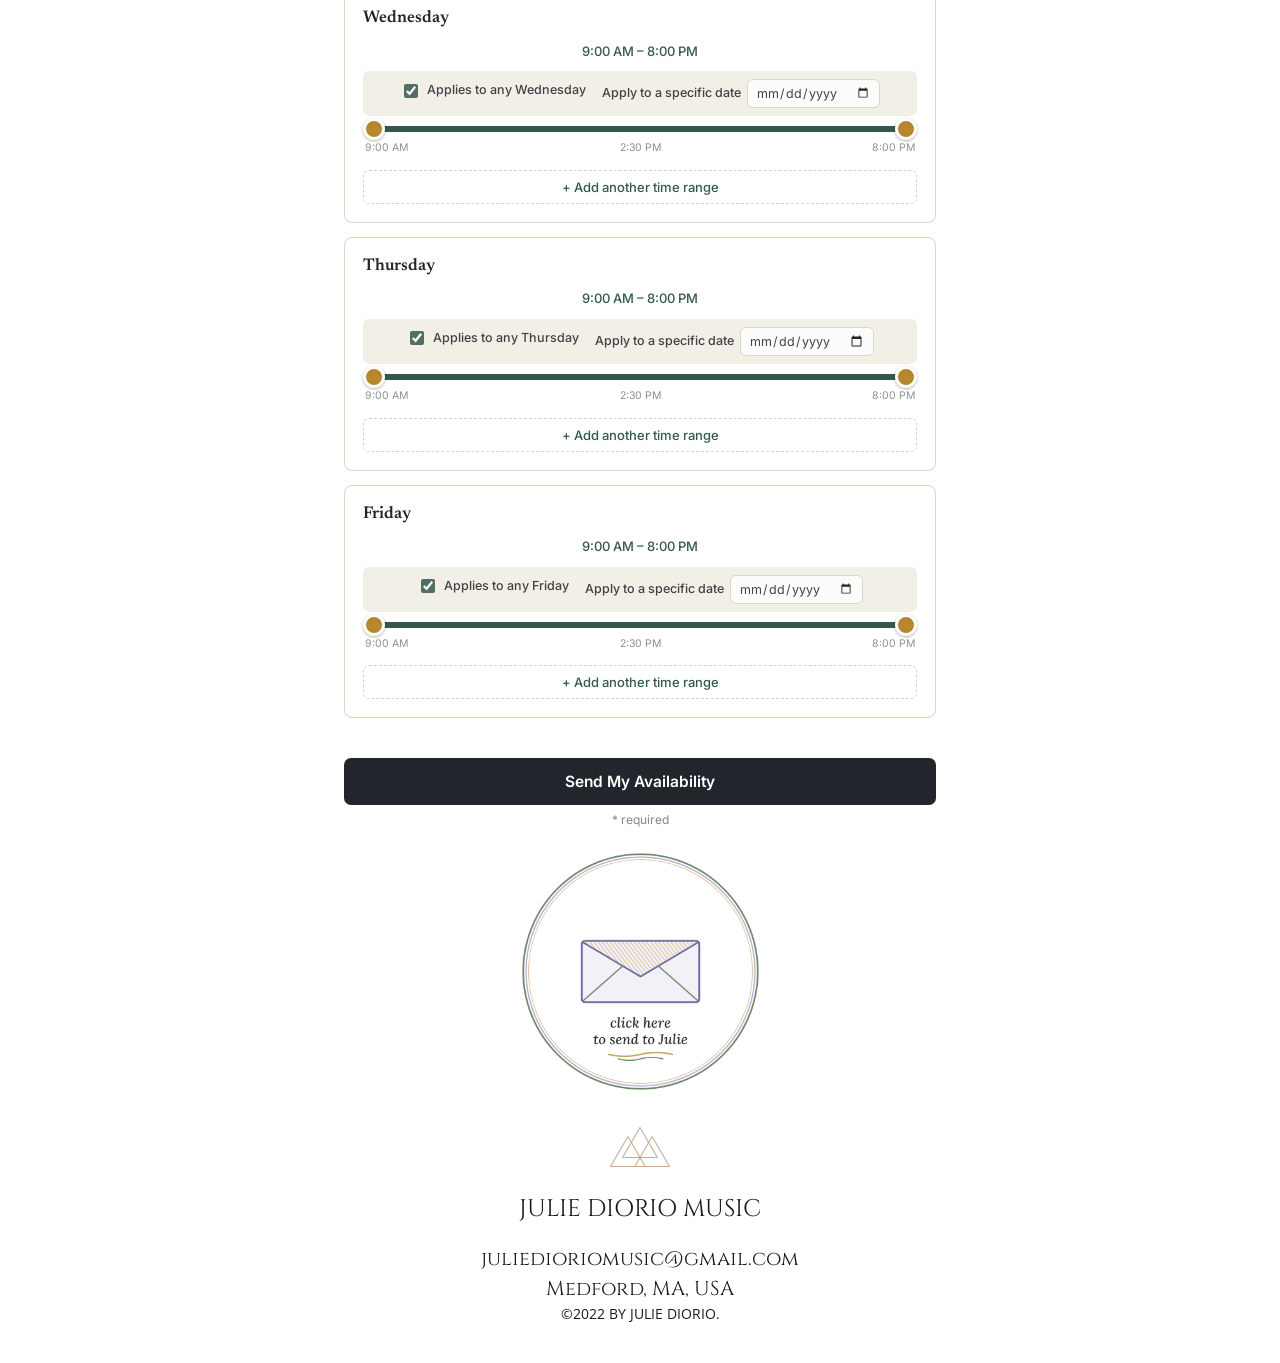
<file: reschedule.html>
<!DOCTYPE html>
<html lang="en">
<head>
<meta charset="utf-8">
<meta name="viewport" content="width=device-width, initial-scale=1">
<title>Reschedule | juliediorio</title>
<link rel="icon" href="images/logo-headphones.jpg">
<link rel="preconnect" href="https://fonts.googleapis.com">
<link rel="preconnect" href="https://fonts.gstatic.com" crossorigin>
<link href="https://fonts.googleapis.com/css2?family=Cinzel&family=Nunito+Sans:wght@300&family=Open+Sans&display=swap" rel="stylesheet">
<link rel="stylesheet" href="css/style.css?v=6">
</head>
<body>
<header class="site-header">
  <div class="wrap">
    <div class="header-top"><a href="mailto:JULIEDIORIOMUSIC@GMAIL.COM">JULIEDIORIOMUSIC@GMAIL.COM</a></div>
  </div>
  <hr class="header-rule">
  <div class="wrap header-main">
    <a class="brand logo" href="index.html" aria-label="Julie DiOrio — home">
      <img src="images/logo-headphones.jpg" alt="Julie DiOrio logo">
    </a>
    <div class="brand-text">
      <p class="brand-name">JULIE DIORIO</p>
      <p class="brand-tag">Fun-Maker</p>
    </div>
    <nav class="site-nav">
      <a class="nav-link" href="index.html">Home</a>
      <a class="nav-link" href="index.html#bio">Bio</a>
      <a class="nav-link" href="index.html#services">Services</a>
      <a class="nav-link" href="mailto:juliedioriomusic@gmail.com">Contact</a>
      <a class="btn btn-outline" href="musiclessons.html">Music Lessons Portal</a>
    </nav>
  </div>
</header>
<main>
  <iframe class="embed-form" src="reschedule-form.html" title="Make-Up Lesson Availability form"></iframe>
  <a class="email-button" href="mailto:juliedioriomusic@gmail.com?subject=Reschedule%20Form%20Submission" aria-label="Email Julie your reschedule form">
    <img class="closed" src="images/email-button.png" alt="">
    <img class="open" src="images/email-button-open.png" alt="">
  </a>
</main>
<footer class="site-footer">
  <svg viewBox="18.15 29.15 163.699 109.35" role="presentation" aria-hidden="true"><path d="M181.57 136.264l-23.605-40.857-23.679-41.006a1.394 1.394 0 0 0-2.412 0l-8.249 14.291-22.431-38.846a1.385 1.385 0 0 0-1.202-.696c-.496 0-.957.262-1.211.696l-22.43 38.83-8.24-14.275a1.396 1.396 0 0 0-2.413 0L42.001 95.407l-23.669 41.001a1.428 1.428 0 0 0 0 1.396 1.400 1.400 0 0 0 1.211.696H180.45a1.398 1.398 0 0 0 1.12-2.236zm-83.905-25.111H55.038L76.352 74.24l21.313 36.913zm25.962-36.891l21.327 36.891h-42.637l8.298-14.355 13.012-22.536zM99.992 33.323l22.026 38.153-13.813 23.93-8.216 14.214-22.031-38.16 22.034-38.137zM44.414 96.798l22.495-38.915 7.837 13.573-23.33 40.398a1.362 1.362 0 0 0 0 1.387c.253.434.713.700 1.211.700h44.865l-12.585 21.772H21.945l22.469-38.915zm43.707 38.915L99.99 115.18l11.854 20.532H88.121zm26.928 0l-12.568-21.772h44.886c.776 0 1.400-.624 1.400-1.396 0-.316-.108-.605-.289-.845l-23.244-40.221 7.850-13.596 22.468 38.915 22.477 38.914h-62.98z"/></svg>
  <p class="footer-title">JULIE DIORIO MUSIC</p>
  <p class="footer-line"><a href="mailto:juliedioriomusic@gmail.com">juliedioriomusic@gmail.com</a></p>
  <p class="footer-line">Medford, MA, USA</p>
  <p class="footer-copy">©2022 BY JULIE DIORIO.</p>
</footer>
</body>
</html>
</file>
<file: css/style.css>
/* juliediorio.com — static rebuild of the Wix site */

:root {
  --ink: #1c1a18;
  --tan: #c9a990;
  --mist: #f4f8f7;
  --nav-active: #555255;
  --display: "Cinzel", serif;
  --body: "Avenir", "Avenir Next", "Nunito Sans", sans-serif;
  --ui: "Open Sans", sans-serif;
}

* { box-sizing: border-box; }

html { scroll-behavior: smooth; }

body {
  margin: 0;
  background: #fff;
  color: var(--ink);
  font-family: var(--body);
  font-weight: 300;
  font-size: 20px;
  line-height: 30px;
  -webkit-font-smoothing: antialiased;
}

img { display: block; max-width: 100%; }
a { color: inherit; text-decoration: none; }
h1, h2, h3, p, ul { margin: 0; }
h1, h2, h3 { font-family: var(--display); font-weight: 400; }

.wrap {
  width: 980px;
  max-width: 100%;
  margin: 0 auto;
  position: relative;
}

.u { text-decoration: underline; }

/* ---------- Buttons ---------- */

.btn {
  display: inline-flex;
  align-items: center;
  justify-content: center;
  height: 40px;
  padding: 0 4px;
  min-width: 129px;
  border-radius: 100px;
  font-family: var(--display);
  font-size: 16px;
  line-height: 1;
  white-space: nowrap;
  transition: background-color .4s ease, color .4s ease, border-color .4s ease;
}
.btn-outline { border: 1px solid var(--tan); color: var(--tan); background: transparent; }
.btn-outline:hover { background: var(--tan); color: #fff; }
.btn-solid { background: var(--tan); color: #fff; border: 1px solid var(--tan); }
.btn-solid:hover { background: transparent; color: var(--tan); }

/* ---------- Header ---------- */

.site-header { height: 304px; background: #fff; }
.site-header .wrap { width: auto; margin: 0 clamp(41px, calc((100vw - 1024px) * 0.152 + 41px), 80px); }
.header-top {
  height: 74px;
  padding: 22px 0 0 1px;
  font-family: var(--ui);
  font-weight: 400;
  font-size: 14px;
  line-height: 20px;
}
.header-rule {
  margin: 0 80px;
  border: 0;
  border-top: 1px solid rgba(28, 26, 24, .85);
}
.header-main {
  display: flex;
  align-items: center;
  height: 208px;
  padding: 0;
}
.brand { display: flex; align-items: center; }
.logo {
  --logo-size: 200px;
  position: relative;
  display: block;
  width: var(--logo-size);
  height: var(--logo-size);
  flex: none;
}
.logo img { width: 100%; height: 100%; object-fit: contain; }
.brand-text { margin-left: 22px; font-family: var(--display); }
.brand-name { font-size: 24px; line-height: 35px; }
.brand-tag { font-size: 16px; line-height: 25px; margin-top: -2px; }
.site-nav {
  margin-left: auto;
  display: flex;
  align-items: center;
  font-family: var(--ui);
  font-weight: 400;
  font-size: 14px;
  line-height: 30px;
  padding-top: 28px;
}
.site-nav a.nav-link { padding: 0 10px; transition: color .4s ease; }
.site-nav a.nav-link:hover,
.site-nav a.nav-link.active { color: var(--nav-active); }
.site-nav .btn { margin: -10px 0 0 5px; width: 183px; }

/* ---------- Hero ---------- */

.split { display: grid; grid-template-columns: 1fr 1fr; }
.split-media { position: relative; overflow: hidden; }
.px-layer { position: absolute; inset: 0; }
.split-media img {
  position: absolute;
  left: 0; top: 0;
  width: 100%; height: 100%;
  object-fit: cover;
}

/* Parallax, matching the original site: each photo is as tall as the window
   (or its section, if taller) and moves at 20% of scroll speed, so the section
   slides over it. Driven by the browser's own scroll timeline, so it stays
   in step with scrolling. Wide screens only. */
@media (min-width: 1001px) and (prefers-reduced-motion: no-preference) {
  .split-media, .quote-media { view-timeline: --px block; }
  .px-layer { will-change: transform; }
  .split-media .px-layer img, .quote-media .px-layer img { height: max(100vh, 100%); }
  @supports (animation-timeline: view()) {
    .px-layer {
      animation: px-drift linear both;
      animation-timeline: --px;
      animation-range: cover 0% cover 100%;
    }
  }
}
@keyframes px-drift {
  from { transform: translate3d(0, -80vh, 0); }
  to   { transform: translate3d(0, 80%, 0); }
}
.split-text { padding-left: calc(25vw - 230px); }
.split-text > * { max-width: 460px; }

.hero { height: 720px; }
.hero .split-media img { object-position: 55% 47%; }
.hero h1 {
  margin-top: 204px;
  font-size: 72px;
  line-height: 85px;
  color: var(--tan);
}

/* ---------- Everfiner ---------- */

.everfiner { background: var(--mist); min-height: 666px; padding: 25px 0 60px; }
.everfiner h2 {
  margin-left: 389px;
  font-size: 40px;
  line-height: 50px;
  color: var(--tan);
}
.everfiner-row { display: flex; margin-top: 27px; }
.everfiner-embed { width: 426px; padding-left: 29px; flex: none; }
.everfiner-embed iframe { border: 0; width: 350px; height: 665px; display: block; }
.everfiner-text { width: 460px; line-height: 27px; }
.everfiner-text .btn { margin: 0 0 0 -29px; min-width: 148px; }

/* ---------- Bio ---------- */

.bio { min-height: 1240px; }
.bio .split-media img { object-position: 51% 73%; }
.bio .split-text { padding-top: 144px; padding-bottom: 120px; }
.bio h2 { font-size: 24px; line-height: 35px; }
.bio .copy { margin-top: 14px; }
.bio .copy, .workshop-list, .past-copy { line-height: 30.6px; }
.bio .copy p + p { margin-top: 30.6px; }
.bio .btn { margin-top: 37px; }

/* ---------- Private lessons ---------- */

.lessons { padding: 81px 0 91px; text-align: center; }
.lessons .wrap { width: max(980px, calc(100% - 160px)); }
.section-title {
  font-size: 40px;
  line-height: 50px;
  color: var(--tan);
  text-align: center;
}
.lessons .btn-row { margin-top: 49px; display: flex; justify-content: center; gap: 20px; }
.instruments {
  margin: 80px 20px 0;
  display: grid;
  grid-template-columns: repeat(3, 1fr);
  column-gap: 20px;
  row-gap: 40px;
}
.instrument { min-height: 300px; }
.instrument img {
  width: 220px; height: 220px;
  border-radius: 50%;
  object-fit: cover;
  margin: 0 auto;
}
.instrument h3 {
  margin-top: 39px;
  font-size: 24px;
  line-height: 35px;
  color: var(--tan);
}

/* ---------- Workshops / Past projects ---------- */

.band { background: var(--mist); padding-top: 41px; }
.workshops { padding-bottom: 144px; }
.past { padding-bottom: 119px; }

.workshop-list {
  width: 744px;
  max-width: calc(100% - 40px);
  margin: 17px auto 0;
  padding-left: 0;
  transform: translateX(18px);
}
.workshop-list, .workshop-list ul { list-style: disc; }
.workshop-list ul { list-style: circle; padding-left: 36px; }
.workshop-list > li { margin-left: 0; }

.past-copy {
  width: 780px;
  max-width: calc(100% - 40px);
  margin: 17px auto 0;
  text-align: center;
}
.past-copy .gap { height: 30.6px; }
.past-copy ul { list-style: disc outside; padding: 0 0 0 18px; }

/* ---------- Strip gallery ---------- */

.strip {
  position: relative;
  height: 575px;
  margin-top: 37px;
  overflow: hidden;
  background: #fff;
  user-select: none;
}
.strip-track {
  display: flex;
  gap: 5px;
  height: 100%;
  will-change: transform;
  transition: transform .9s cubic-bezier(.4, 0, .2, 1);
}
.strip-track.no-anim { transition: none; }
.strip-slide {
  flex: none;
  height: 100%;
  opacity: .5;
  cursor: pointer;
  transition: opacity .9s ease;
}
.strip-track.no-anim .strip-slide { transition: none; }
.strip-slide.active { opacity: 1; }
.strip-slide img { height: 100%; width: 100%; object-fit: cover; }

/* ---------- Testimonial ---------- */

.quote {
  position: relative;
  min-height: 560px;
  background: var(--ink);
  color: #fff;
  overflow: clip; /* not 'hidden': that would capture the parallax scroll timeline */
}
.quote-media { position: absolute; inset: 0; overflow: hidden; }
.quote-media img {
  position: absolute;
  left: 0; top: 0;
  width: 100%; height: 100%;
  object-fit: cover;
  opacity: .75;
}
.quote-text {
  position: relative;
  width: 820px;
  max-width: calc(100% - 40px);
  margin: 0 auto;
  padding: 160px 0 100px;
  text-align: center;
  font-family: var(--display);
  font-weight: 400;
  font-size: 20px;
  line-height: 30px;
}
.quote-text p + p { margin-top: 30px; }
.quote-text p.tight { margin-top: 0; }

/* ---------- Footer ---------- */

.site-footer {
  height: 259px;
  padding-top: 13px;
  background: #fff;
  text-align: center;
  font-family: var(--display);
  font-weight: 400;
}
.site-footer svg { width: 60px; height: 60px; fill: var(--tan); display: block; margin: 0 auto; }
.footer-title { margin-top: 15px; font-size: 24px; line-height: 35px; }
.footer-line { font-size: 20px; line-height: 30px; }
.footer-title + .footer-line { margin-top: 17px; }
.footer-copy { font-family: var(--ui); font-size: 14px; line-height: 20px; }

/* ---------- Music Lessons Portal ---------- */

.portal { padding: 0 80px 320px; }
.portal-grid {
  max-width: 1120px;
  margin: 0 auto;
  display: grid;
  grid-template-columns: repeat(3, 1fr);
  column-gap: 20px;
}
.portal-col { background: var(--mist); }
.portal-cell {
  height: 220px;
  display: flex;
  flex-direction: column;
  align-items: center;
  justify-content: flex-end;
  padding-bottom: 50px;
}
.portal-cell img { margin-bottom: 40px; height: 40px; width: auto; }
.portal-cell img.wide { height: 80px; margin-bottom: 12px; }
.portal-cell .btn { width: 213px; max-width: 90%; }
.portal-cell .btn.w240 { width: 240px; }

/* ---------- Policy / Reschedule ---------- */

.embed-policy { display: block; width: 100%; height: 2050px; border: 0; margin-top: -121px; }
.header-over { position: relative; z-index: 1; }
.embed-form { display: block; width: 982px; max-width: 100%; height: 2135px; border: 0; margin: 0 auto; }
.email-button {
  display: block;
  position: relative;
  width: 255px; height: 255px;
  margin: 5px auto 5px;
}
.email-button img { position: absolute; inset: 0; width: 100%; height: 100%; object-fit: contain; transition: opacity .2s ease; }
.email-button img.open { opacity: 0; }
.email-button:hover img.open { opacity: 1; }
.email-button:hover img.closed { opacity: 0; }

/* ---------- Small screens ---------- */

@media (max-width: 1000px) {
  .wrap, .site-header .wrap, .lessons .wrap { width: 100%; margin: 0 auto; padding: 0 20px; }
  .site-header { height: auto; padding-bottom: 20px; }
  .header-top { padding-left: 0; height: 54px; text-align: center; }
  .header-rule { margin: 0 20px; }
  .header-main { height: auto; flex-direction: column; padding: 16px 0 0; }
  .brand-text { margin: 10px 0 0; text-align: center; }
  .site-nav { margin: 0; padding-top: 16px; flex-wrap: wrap; justify-content: center; row-gap: 10px; }
  .site-nav .btn { margin: 0 0 0 5px; width: auto; padding: 0 14px; }

  .split { grid-template-columns: 1fr; }
  .hero { height: auto; }
  .hero .split-media { height: 90vw; max-height: 620px; }
  .hero h1 { margin: 40px 0; font-size: 48px; line-height: 58px; }
  .split-text { padding: 0 20px; }
  .bio { min-height: 0; }
  .bio .split-media { height: 110vw; max-height: 760px; }
  .bio .split-text { padding: 50px 20px 60px; }

  .everfiner { padding-bottom: 50px; }
  .everfiner h2 { margin-left: 0; text-align: center; }
  .everfiner-row { flex-direction: column; align-items: center; gap: 30px; }
  .everfiner-embed { width: auto; padding: 0; }
  .everfiner-embed iframe { max-width: 100%; }
  .everfiner-text { width: 100%; max-width: 460px; }
  .everfiner-text .btn { margin: 20px 0 0; }

  .section-title { font-size: 32px; line-height: 42px; }
  .lessons .btn-row { flex-wrap: wrap; }
  .instruments { margin: 60px 0 0; grid-template-columns: repeat(auto-fit, minmax(240px, 1fr)); }
  .instrument { min-height: 0; }
  .workshop-list { transform: none; padding-left: 20px; }

  .strip { height: 60vw; max-height: 575px; }
  .quote-text { padding: 90px 0; }

  .portal { padding: 0 20px 80px; }
  .portal-grid { grid-template-columns: 1fr; row-gap: 20px; }
  .embed-policy { margin-top: 0; }
}
</file>
